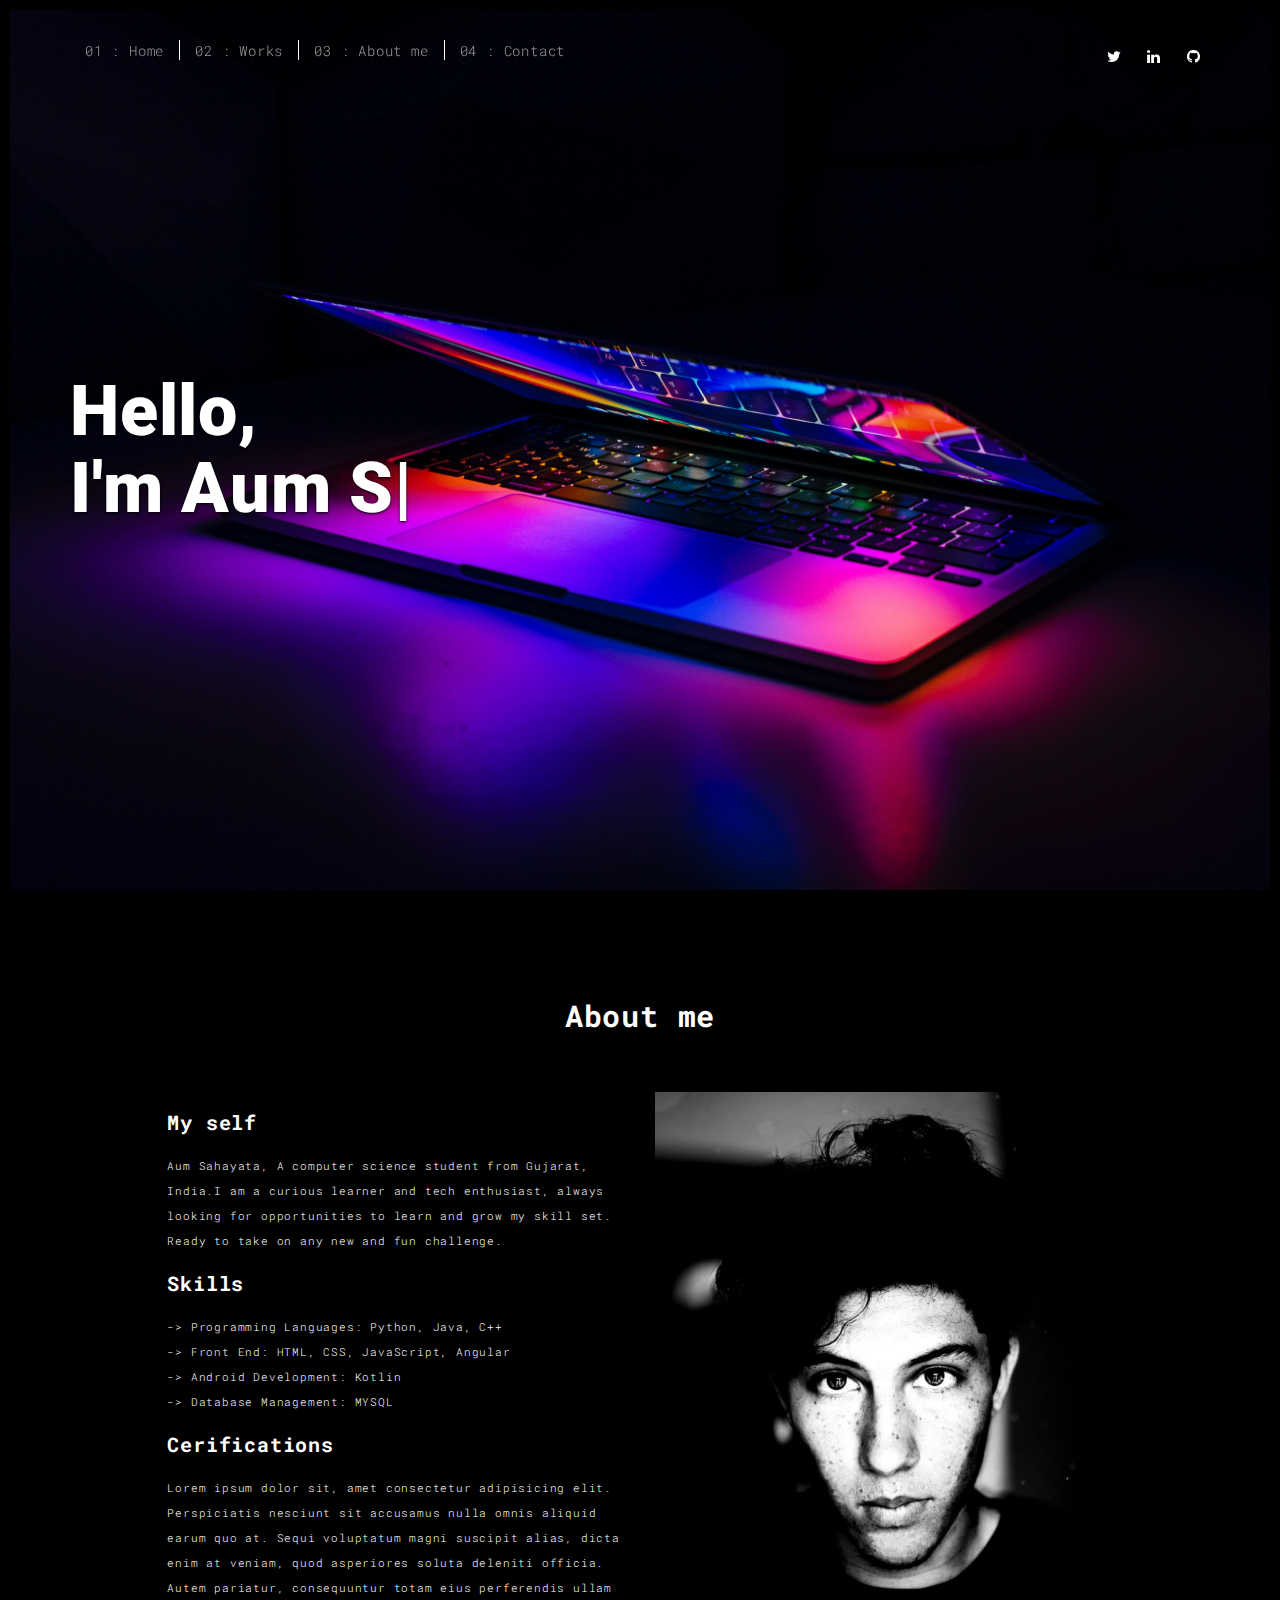
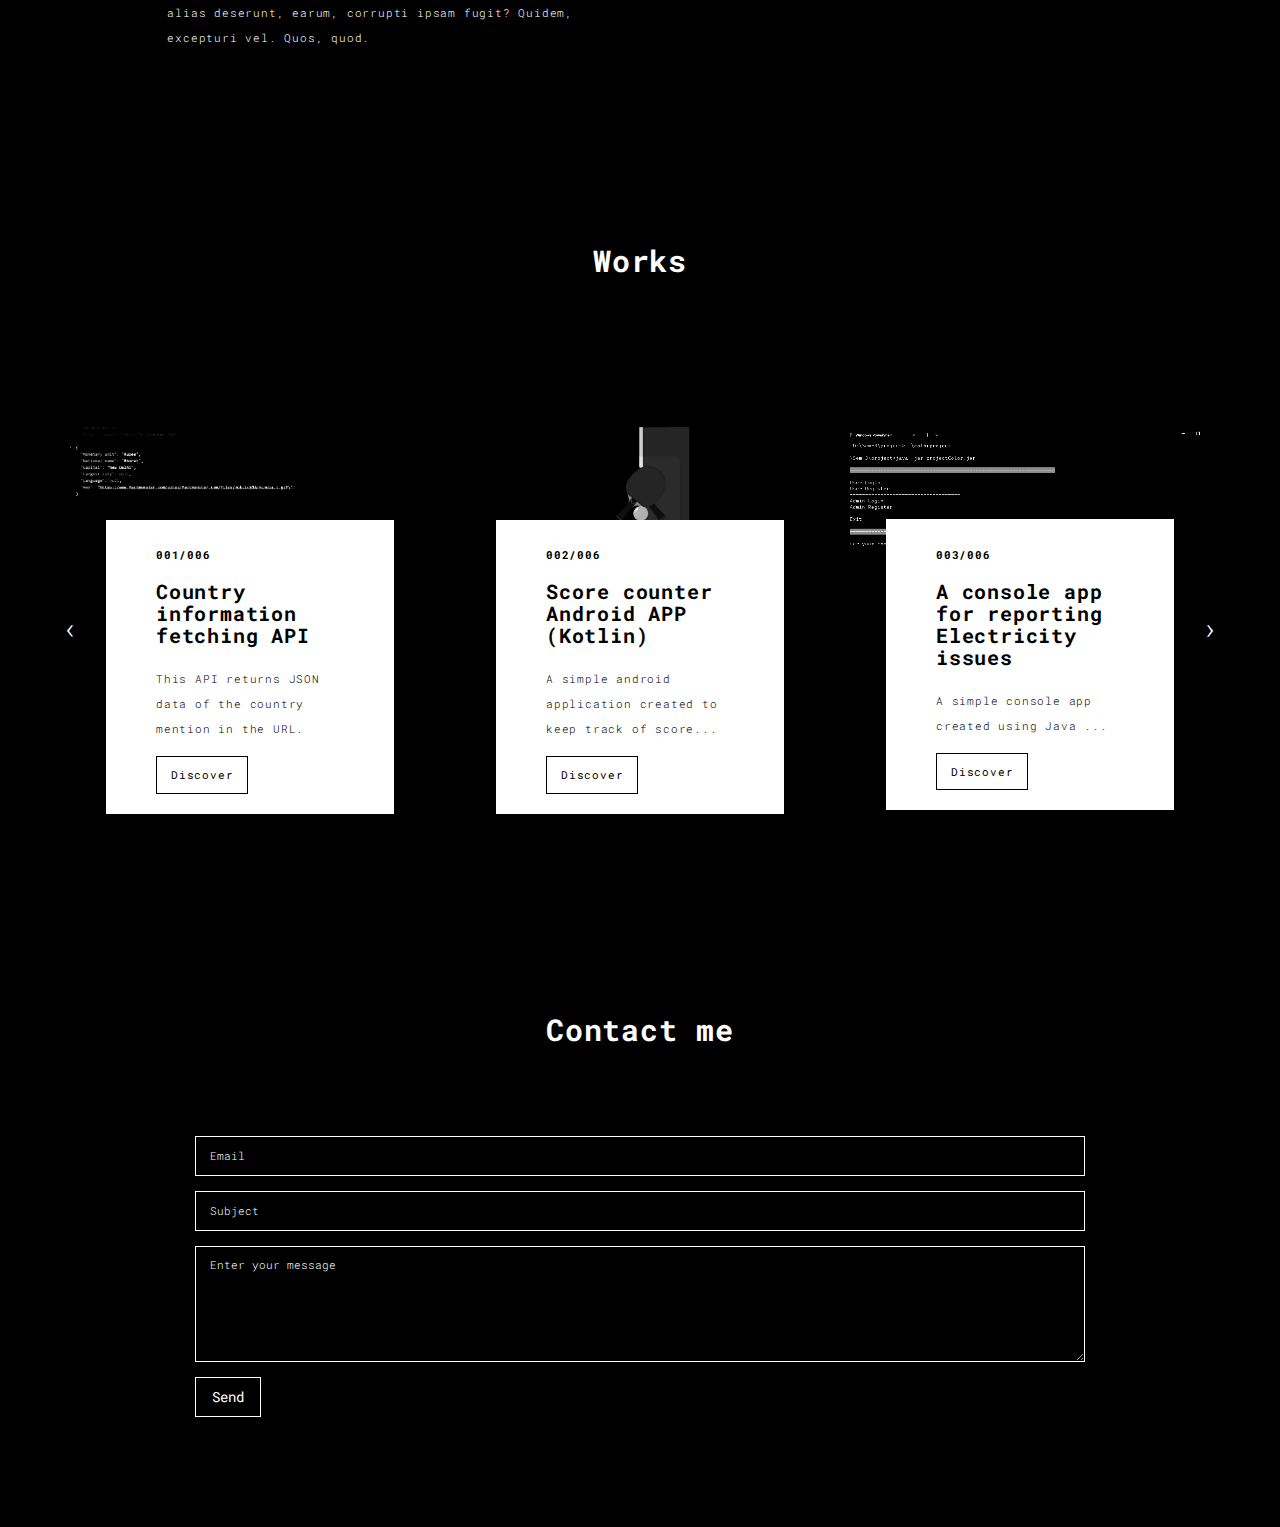
<file: index.html>
<!DOCTYPE html>
<html lang="en">
<head>
  <meta charset="UTF-8">
  <meta content="IE=edge" http-equiv="X-UA-Compatible">
  <meta content="width=device-width,initial-scale=1" name="viewport">
  <meta content="description" name="description">
  <meta name="google" content="notranslate" />
  <meta content="Mashup templates have been developped by Orson.io team" name="author">

  <!-- Disable tap highlight on IE -->
  <meta name="msapplication-tap-highlight" content="no">
  
  <link rel="apple-touch-icon" sizes="180x180" href="assets/apple-icon-180x180.png">
  <link href="assets/favicon.ico" rel="icon">

  <title>Aum Sahayata</title>  

<link href="style.css" rel="stylesheet"></head>

<body class="minimal" style="background-color: black;">
<div id="site-border-left"></div>
<div id="site-border-right"></div>
<div id="site-border-top"></div>
<div id="site-border-bottom"></div>
<!-- Add your content of header -->
<header>
  <nav class="navbar  navbar-fixed-top navbar-inverse">
    <div class="container">
        <button type="button" class="navbar-toggle collapsed" data-toggle="collapse" data-target="#navbar-collapse" aria-expanded="false">
          <span class="sr-only">Toggle navigation</span>
          <span class="icon-bar"></span>
          <span class="icon-bar"></span>
          <span class="icon-bar"></span>
        </button>

      <div class="collapse navbar-collapse" id="navbar-collapse">
        <ul class="nav navbar-nav ">
          <li><a href="#Home" title="">01 : Home</a></li>
          <li><a href="#Works" title="">02 : Works</a></li>
          <li><a href="#About" title="">03 : About me</a></li>
          <li><a href="#Contact" title="">04 : Contact</a></li>
        </ul>
        <ul style="display: flex; justify-content: end;">
          <li><section><a href="https://twitter.com/AumSahayata" target="_blank" title="" class="fa-icon">
            <i class="fa fa-twitter icon-cog"></i>
          </a>
          <a href="https://www.linkedin.com/in/aum-sahayata/" target="_blank" title="" class="fa-icon">
            <i class="fa fa-linkedin icon-cog"></i>
          </a>
          <a href="http://www.github.com/Aum-Sahayata" target="_blank" title="" class="fa-icon">
            <i class="fa fa-github icon-cog"></i>
          </a></section></li>
        </ul>
          

      </div> 
    </div>
  </nav>
</header>
<!-- Add your site or app content here -->
  <div class="hero-full-container background-image-container white-text-container" style="background-image: url('assets/images/homePageBg.jpg')">
    <div class="container" id="Home">
      <div class="row">
        <div class="col-xs-12">
          <div class="hero-full-wrapper">
            <div class="text-content">
              <h1>Hello,<br>
                <span>I'm</span>
                <span id="typed-strings">
                  <span>Aum Sahayata</span>
                  <span>Android Developer</span>
                  <span>Python Developer</span>
                </span>
                <span id="typed"></span>
              </h1>
            </div>
          </div>
        </div>
      </div>
    </div>
  </div>

  <div class="section-container" style="background-color: black;" id="About">
    <div class="container">
      <div class="row">
        <div class="col-xs-12">
          <div class="section-container-spacer text-center">
            <h1 class="h2" style="color: white;">About me</h1>
          </div>
          
          <div class="row">
            <div class="col-md-10 col-md-offset-1">
              <div class="row">
                <div class="col-xs-12 col-md-6" style="color: white;">
                  <h3 style="color: white;">My self</h3>
                  <p>Aum Sahayata, A computer science student from Gujarat, India.I am a curious learner and tech enthusiast, always looking for opportunities to learn and grow my skill set.
                    Ready to take on any new and fun challenge.</p>
                  <h3 style="color: white;">Skills</h3>
                  <p>-> Programming Languages: Python, Java, C++ <br>
                    -> Front End: HTML, CSS, JavaScript, Angular <br>
                    -> Android Development: Kotlin <br>
                    -> Database Management: MYSQL</p>
                  <h3 style="color: white;">Cerifications</h3>
                  <p>
                  Lorem ipsum dolor sit, amet consectetur adipisicing elit. Perspiciatis nesciunt sit accusamus nulla omnis aliquid earum quo at. Sequi voluptatum magni suscipit alias, dicta enim at veniam, quod asperiores soluta deleniti officia. Autem pariatur, consequuntur totam eius perferendis ullam alias deserunt, earum, corrupti ipsam fugit? Quidem, excepturi vel. Quos, quod.</p>
                </div>
                <div class="col-xs-12 col-md-6">
                  <img src="assets/images/profil.jpg" class="img-responsive" alt="">
                </div>
              </div>
            </div>
          </div>
        </div>
      </div>
    </div>
  </div>

  <div class="section-container" id="Works">
    <div class="container">
      <div class="row">
        
        <div class="col-sm-8 col-sm-offset-2 section-container-spacer">
          <div class="text-center">
            <h1 class="h2" style="color: white;">Works</h1>
            <p>Nulla facilisi. Vivamus vestibulum, elit in scelerisque ultricies, nisl nunc pulvinar ligula, id sodales arcu sapien in nisi. Quisque libero enim, mattis non augue posuere, venenatis dapibus urna.</p>
          </div>
        </div>
  
        <div class="col-md-12">
       
        <div id="myCarousel" class="carousel slide projects-carousel">
          <!-- Carousel items -->
          <div class="carousel-inner">
              <div class="item active">
                  <div class="row">
                      <div class="col-sm-4">
  
                        <a href="./work.html" title="" class="black-image-project-hover">
                          <img src="assets/images/CIF_API.jpg" alt="" class="img-responsive">
                        </a>
                        <div class="card-container card-container-lg">
                          <h4>001/006</h4>
                          <h3>Country information fetching API</h3>
                          <p>This API returns JSON data of the country mention in the URL.</p>
                          <a href="./work.html" title="" class="btn btn-default">Discover</a>
                        </div>
                      </div>
                      <div class="col-sm-4">
                        <a href="./work.html" title="" class="black-image-project-hover">
                          <img src="assets\images\tt-app1.jpg" alt="" class="img-responsive">
                        </a>
                        <div class="card-container card-container-lg">
                          <h4>002/006</h4>
                          <h3>Score counter Android APP (Kotlin)</h3>
                          <p>A simple android application created to keep track of score...</p>
                          <a href="./work.html" title="" class="btn btn-default">Discover</a>
                        </div>
                      </div>
                      <div class="col-sm-4">
                        <a href="./work.html" title="" class="black-image-project-hover">
                          <img src="assets/images/java_report.jpg" alt="" class="img-responsive">
                        </a>
                        <div class="card-container card-container-lg">
                          <h4>003/006</h4>
                          <h3>A console app for reporting Electricity issues</h3>
                          <p>A simple console app created using Java ... </p>
                          <a href="./work.html" title="" class="btn btn-default">Discover</a>
                        </div>
                      </div>
                      
                  </div>
                  <!--/row-->
              </div>
              <!--/item-->
              <!-- <div class="item">
                  <div class="row">
                    <div class="col-sm-4">
                      <a href="./work.html" class="black-image-project-hover">
                        <img src="assets/images/work02-hover.jpg" alt="Image" class="img-responsive">
                      </a>
                      <div class="card-container">
                        <h4>004/006</h4>
                        <h3>Nulla scelerisque</h3>
                        <p>Proin pharetra metus id iaculis dignissim. In aliquet lorem ut ex ullamcorper.</p>
                        <a href="./work.html" class="btn btn-default">Discover</a>
                      </div>
                    </div>
                     <div class="col-sm-4">
                        <a href="./work.html" class="black-image-project-hover">
                          <img src="assets/images/work01-hover.jpg" alt="Image" class="img-responsive">
                        </a>
                        <div class="card-container">
                          <h4>005/006</h4>
                          <h3>Fringilla sit amet</h3>
                          <p>Nulla facilisi. Vivamus vestibulum, elit in scelerisque ultricies.</p>
                          <a href="./work.html" class="btn btn-default">Discover</a>
                        </div>
                      </div>
                      
                      <div class="col-sm-4">
                        <a href="./work.html" class="black-image-project-hover">
                          <img src="assets/images/work03-hover.jpg" alt="Image" class="img-responsive">
                        </a>
                        <div class="card-container">
                          <h4>006/006</h4>
                          <h3>Vivamus vestibulum</h3>
                          <p>Fusce sed hendrerit augue, a rhoncus velit. In non lorem mattis, tempor sem sit amet.</p>
                          <a href="./work.html" class="btn btn-default">Discover</a>
                        </div>
                      </div>
                      
                  </div>
              </div> -->
              
              <!--/item-->
          </div>
          <!--/carousel-inner--> 
          <a class="left carousel-control" href="#myCarousel" data-slide="prev">‹</a>
  
          <a class="right carousel-control" href="#myCarousel" data-slide="next">›</a>
       </div>
  
  
  
      <!--/myCarousel-->
      </div>
  
  
  
      </div>
    </div>
  </div>

  <div class="section-container" id="Contact">
    <div class="container">
      <div class="row">
        <div class="col-xs-12">
          <div class="section-container-spacer text-center">
            <h1 class="h2" style="color: white;">Contact me</h1>
          </div>
          
          <div>
            <div class="col-md-10 col-md-offset-1" style="background-color: black; padding: 30px;">
               <form action="submit_form" method="post" class="reveal-content">
                  <div class="row">
                    <div class="col-md-7">
                      <div class="form-group">
                        <input name="email" type="email" class="form-control" id="email" placeholder="Email" style="border: 1px solid white; background-color: black; color: white;">
                      </div>
                      <div class="form-group">
                        <input name="subject" type="text" class="form-control" id="subject" placeholder="Subject" style="border: 1px solid white; background-color: black; color: white;">
                      </div>
                      <div class="form-group">
                        <textarea name="message" class="form-control" rows="5" placeholder="Enter your message" style="border: 1px solid white; background-color: black; color: white;"></textarea>
                      </div>
                      <button type="submit" class="btn btn-default btn-lg" style="border: 1px solid white; background-color: black; color: white;">Send</button>
                    </div>
                    <!-- <div class="col-md-5 address-container">
                      <h3>Follow me on <br>social networks</h3>
                      <a href="http://www.twitter.com" title="" class="fa-icon">
                        <i class="fa fa-twitter"></i>
                      </a>
                      <a href="http://www.linkedin.com" title="" class="fa-icon">
                        <i class="fa fa-linkedin"></i>
                      </a>
                      <a href="http://www.linkedin.com" title="" class="fa-icon">
                        <i class="fa fa-github"></i>
                      </a>

                    </div> -->
                  </div>
                </form>
            </div>

          </div>
         
       </div>
      </div>
    </div>
  </div>



<script>
  document.addEventListener("DOMContentLoaded", function (event) {
     type();
     movingBackgroundImage();
  });
</script>


<script type="text/javascript" src="script.js"></script></body>

</html>
</file>
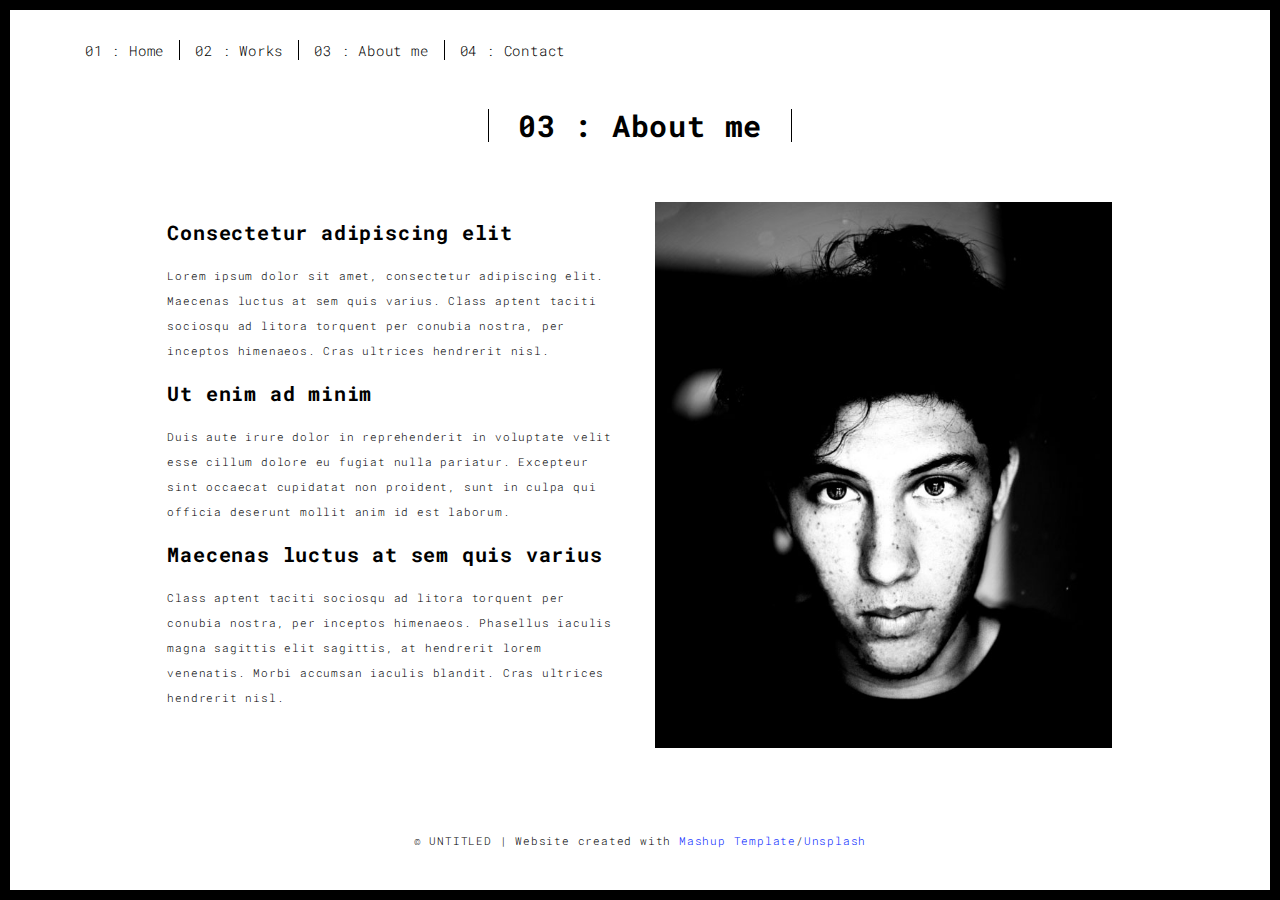
<file: about.html>
<!DOCTYPE html>
<html lang="en">

<head>
  <meta charset="UTF-8">
  <meta content="IE=edge" http-equiv="X-UA-Compatible">
  <meta content="width=device-width,initial-scale=1" name="viewport">
  <meta content="description" name="description">
  <meta name="google" content="notranslate" />
  <meta content="Mashup templates have been developped by Orson.io team" name="author">

  <!-- Disable tap highlight on IE  -->
  <meta name="msapplication-tap-highlight" content="no">
  
  <link rel="apple-touch-icon" sizes="180x180" href="assets/apple-icon-180x180.png">
  <link href="assets/favicon.ico" rel="icon">

  <title>Title page</title>  

<link href="style.css" rel="stylesheet"></head>

<body class="">
<div id="site-border-left"></div>
<div id="site-border-right"></div>
<div id="site-border-top"></div>
<div id="site-border-bottom"></div>
 <!-- Add your content of header -->
<header>
  <nav class="navbar  navbar-fixed-top navbar-default">
    <div class="container">
        <button type="button" class="navbar-toggle collapsed" data-toggle="collapse" data-target="#navbar-collapse" aria-expanded="false">
          <span class="sr-only">Toggle navigation</span>
          <span class="icon-bar"></span>
          <span class="icon-bar"></span>
          <span class="icon-bar"></span>
        </button>

      <div class="collapse navbar-collapse" id="navbar-collapse">
        <ul class="nav navbar-nav ">
          <li><a href="./index.html" title="">01 : Home</a></li>
          <li><a href="./works.html" title="">02 : Works</a></li>
          <li><a href="./index.html#About" title="">03 : About me</a></li>
          <li><a href="./contact.html" title="">04 : Contact</a></li>
        </ul>


      </div> 
    </div>
  </nav>
</header>

<div class="section-container">
    <div class="container">
      <div class="row">
        <div class="col-xs-12">
          <div class="section-container-spacer text-center">
            <h1 class="h2">03 : About me</h1>
          </div>
          
          <div class="row">
            <div class="col-md-10 col-md-offset-1">
              <div class="row">
                <div class="col-xs-12 col-md-6">
                  <h3>Consectetur adipiscing elit</h3>
                  <p>Lorem ipsum dolor sit amet, consectetur adipiscing elit. Maecenas luctus at sem quis varius. 
                  Class aptent taciti sociosqu ad litora torquent per conubia nostra, per inceptos himenaeos. Cras ultrices hendrerit nisl.</p>
                  <h3>Ut enim ad minim  </h3>
                  <p>Duis aute irure dolor in reprehenderit in voluptate velit esse
                  cillum dolore eu fugiat nulla pariatur. Excepteur sint occaecat cupidatat non
                  proident, sunt in culpa qui officia deserunt mollit anim id est laborum. 
                  <h3>Maecenas luctus at sem quis varius</h3>
                  <p>
                  Class aptent taciti sociosqu ad litora torquent per conubia nostra, per inceptos himenaeos. Phasellus iaculis magna sagittis elit sagittis, at hendrerit lorem venenatis. Morbi accumsan iaculis blandit. Cras ultrices hendrerit nisl.</p>
                </div>
                <div class="col-xs-12 col-md-6">
                  <img src="assets/images/profil.jpg" class="img-responsive" alt="">
                </div>
              </div>
            </div>
          </div>
          
          
       </div>
      </div>
    </div>
  </div>


<footer class="footer-container text-center">
  <div class="container">
    <div class="row">
      <div class="col-xs-12">
        <p>© UNTITLED | Website created with <a href="http://www.mashup-template.com/" title="Create website with free html template">Mashup Template</a>/<a href="https://www.unsplash.com/" title="Beautiful Free Images">Unsplash</a></p>
      </div>
    </div>
  </div>
</footer>

<script>
  document.addEventListener("DOMContentLoaded", function (event) {
     navActivePage();
  });
</script>

<!-- Google Analytics: change UA-XXXXX-X to be your site's ID 

<script>
  (function (i, s, o, g, r, a, m) {
    i['GoogleAnalyticsObject'] = r; i[r] = i[r] || function () {
      (i[r].q = i[r].q || []).push(arguments)
    }, i[r].l = 1 * new Date(); a = s.createElement(o),
      m = s.getElementsByTagName(o)[0]; a.async = 1; a.src = g; m.parentNode.insertBefore(a, m)
  })(window, document, 'script', '//www.google-analytics.com/analytics.js', 'ga');
  ga('create', 'UA-XXXXX-X', 'auto');
  ga('send', 'pageview');
</script>

--> <script type="text/javascript" src="script.js"></script></body>

</html>
</file>
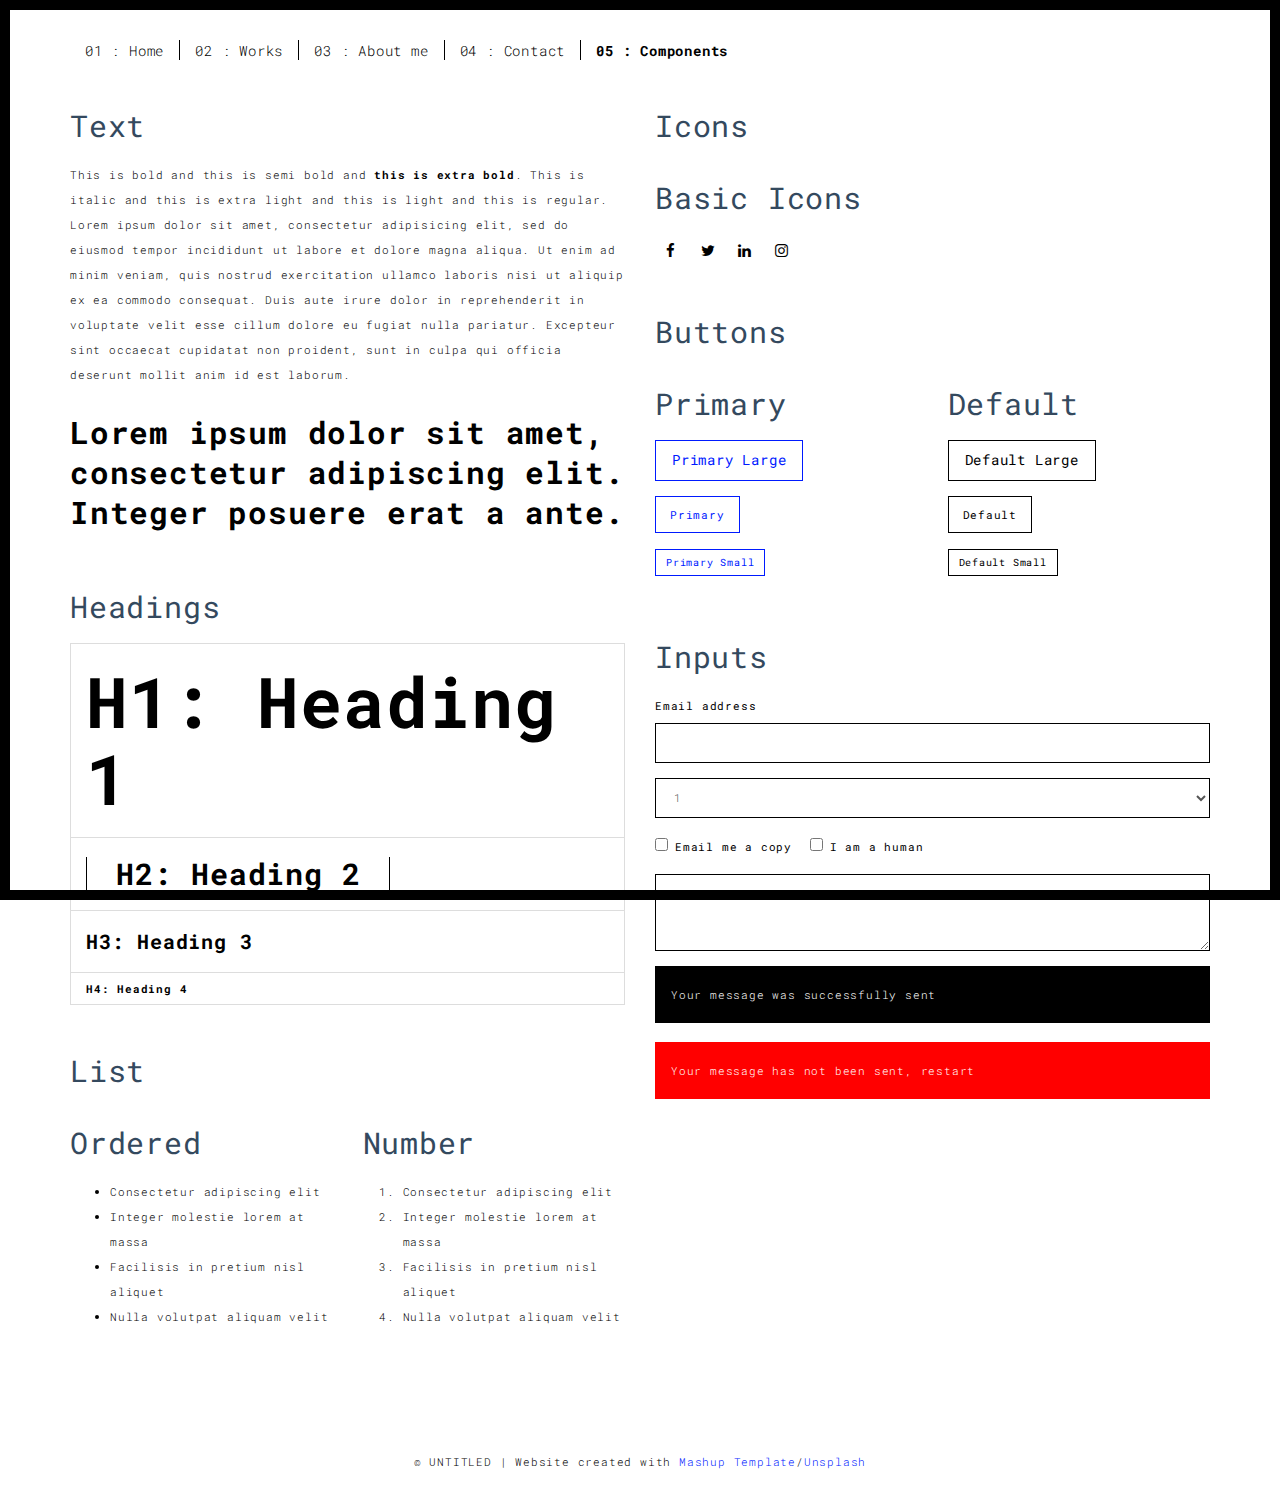
<file: components.html>
<!DOCTYPE html>
<html lang="en">

<head>
  <meta charset="UTF-8">
  <meta content="IE=edge" http-equiv="X-UA-Compatible">
  <meta content="width=device-width,initial-scale=1" name="viewport">
  <meta content="description" name="description">
  <meta name="google" content="notranslate" />
  <meta content="Mashup templates have been developped by Orson.io team" name="author">

  <!-- Disable tap highlight on IE -->
  <meta name="msapplication-tap-highlight" content="no">
  
  <link rel="apple-touch-icon" sizes="180x180" href="./assets/apple-icon-180x180.png">
  <link href="./assets/favicon.ico" rel="icon">

  <title>Title page</title>  

<link href="./style.css" rel="stylesheet"></head>

<body class="">
<div id="site-border-left"></div>
<div id="site-border-right"></div>
<div id="site-border-top"></div>
<div id="site-border-bottom"></div>
 <!-- Add your content of header -->
<header>
  <nav class="navbar  navbar-fixed-top navbar-default">
    <div class="container">
        <button type="button" class="navbar-toggle collapsed" data-toggle="collapse" data-target="#navbar-collapse" aria-expanded="false">
          <span class="sr-only">Toggle navigation</span>
          <span class="icon-bar"></span>
          <span class="icon-bar"></span>
          <span class="icon-bar"></span>
        </button>

      <div class="collapse navbar-collapse" id="navbar-collapse">
        <ul class="nav navbar-nav ">
          <li><a href="./index.html" title="">01 : Home</a></li>
          <li><a href="./works.html" title="">02 : Works</a></li>
          <li><a href="./about.html" title="">03 : About me</a></li>
          <li><a href="./contact.html" title="">04 : Contact</a></li>
          <li><a href="./components.html" title="">05 : Components</a></li>
        </ul>


      </div> 
    </div>
  </nav>
</header>

<div class="section-container">
  
<!-- Add your site or app content here -->
  <div class="container">
    <div class="row">
      <div class="col-xs-12 col-md-6">

        <div class="template-example">
          <h2 class="template-title-example">Text</h2>
          <p>This is bold and this is semi bold and <b>this is extra bold</b>. This is italic and this is extra light and this is light
          and this is regular. Lorem ipsum dolor sit amet, consectetur adipisicing elit, sed do eiusmod
          tempor incididunt ut labore et dolore magna aliqua. Ut enim ad minim veniam,
          quis nostrud exercitation ullamco laboris nisi ut aliquip ex ea commodo
          consequat. Duis aute irure dolor in reprehenderit in voluptate velit esse
          cillum dolore eu fugiat nulla pariatur. Excepteur sint occaecat cupidatat non
          proident, sunt in culpa qui officia deserunt mollit anim id est laborum.

          <blockquote>
            <p>Lorem ipsum dolor sit amet, consectetur adipiscing elit. Integer posuere erat a ante.</p>
          </blockquote>
          
          </p>
        </div>

        <div class="template-example">
          <h2 class="template-title-example">Headings</h2>
          
          <table class="table table-bordered">
            <tr><td><h1>H1: Heading 1</h1></td></tr>
            <tr><td><h2>H2: Heading 2</h2></td></tr>
            <tr><td><h3>H3: Heading 3</h3></td></tr>
            <tr><td><h4>H4: Heading 4</h4></td></tr>
          </table>
          
        </div>

        
        <div class="template-example">
          <h2 class="template-title-example">List</h2>
          <div class="row">
            <div class="col-md-6">
              <h3 class="template-title-example">Ordered</h3>
              <ul>
                <li>Consectetur adipiscing elit</li>
                <li>Integer molestie lorem at massa</li>
                <li>Facilisis in pretium nisl aliquet</li>
                <li>Nulla volutpat aliquam velit</li>
              </ul>
            </div>
            <div class="col-md-6">
              <h3 class="template-title-example">Number</h3>
              <ol>
                <li>Consectetur adipiscing elit</li>
                <li>Integer molestie lorem at massa</li>
                <li>Facilisis in pretium nisl aliquet</li>
                <li>Nulla volutpat aliquam velit</li>
              </ol>
            </div>
          </div>
        </div>
        
      </div>

      <div class="col-xs-12 col-md-6">
        <div class="template-example">
          <h2 class="template-title-example">Icons</h2>
          
          <div class="row">
            
            <div class="col-md-6">
               <h3 class="template-title-example">Basic Icons</h2>
                <ul class="list-icons">
                  <li>
                    <span class="fa-icon">
                      <i class="fa fa-facebook"></i>
                    </span>
                  </li>
                  <li>
                    <span class="fa-icon">
                      <i class="fa fa-twitter"></i>
                    </span>
                  </li>
                  <li>
                    <span class="fa-icon">
                      <i class="fa fa-linkedin"></i>
                    </span>
                  </li>
                  <li>
                    <span class="fa-icon">
                      <i class="fa fa-instagram"></i>
                    </span>
                  </li>
                </ul>
            </div>

          </div>


          


        </div>

        <div class="template-example">
          <h2 class="template-title-example">Buttons</h2>
          <div class="row">
            <div class="col-md-6">
              <h3 class="template-title-example">Primary</h2>
              <div class="row">
                  <div class="col-md-6">
                  <p><a href="" class="btn btn-primary btn-lg">Primary Large</a></p>
                  <p><a href="" class="btn btn-primary">Primary </a></p>
                  <p><a href="" class="btn btn-primary btn-sm">Primary Small</a></p>
                </div>
              </div>

              
            </div>

            <div class="col-md-6">
              <h3 class="template-title-example">Default</h2>
              <div class="row">
                  <div class="col-md-6">
                  <p><a href="" class="btn btn-default btn-lg">Default Large</a></p>
                  <p><a href="" class="btn btn-default">Default </a></p>
                  <p><a href="" class="btn btn-default btn-sm">Default Small</a></p>
                </div>
              </div>

            </div>
          </div>
        </div>
        
        <div class="template-example">
          <h2 class="template-title-example">Inputs</h2>

            <div class="form-group">
              <label for="exampleInputEmail1">Email address</label>
              <input type="email" class="form-control" id="exampleInputEmail1" placeholder="Email">
            </div>

            <div class="form-group">
              <select class="form-control">
                <option>1</option>
                <option>2</option>
                <option>3</option>
                <option>4</option>
                <option>5</option>
              </select>
            </div>

            <div class="form-group">
              <label class="checkbox-inline">
                <input 
                type="checkbox" id="inlineCheckbox1" value="option1"> Email me a copy
              </label>
              <label class="checkbox-inline">
                <input type="checkbox" id="inlineCheckbox2" value="option2"> I am a human
              </label>
            </div>

            <div class="form-group">
              <textarea class="form-control" rows="3" placeholder="Enter your message"></textarea>
            </div>
            
            <div class="alert alert-success" role="alert">Your message was successfully sent</div>
            <div class="alert alert-danger" role="alert">Your message has not been sent, restart</div>
        </div>




      </div>
    </div>
  </div>
</div>

<footer class="footer-container text-center">
  <div class="container">
    <div class="row">
      <div class="col-xs-12">
        <p>© UNTITLED | Website created with <a href="http://www.mashup-template.com/" title="Create website with free html template">Mashup Template</a>/<a href="https://www.unsplash.com/" title="Beautiful Free Images">Unsplash</a></p>
      </div>
    </div>
  </div>
</footer>

<script>
  document.addEventListener("DOMContentLoaded", function (event) {
     navActivePage();
  });
</script>

<!-- Google Analytics: change UA-XXXXX-X to be your site's ID 

<script>
  (function (i, s, o, g, r, a, m) {
    i['GoogleAnalyticsObject'] = r; i[r] = i[r] || function () {
      (i[r].q = i[r].q || []).push(arguments)
    }, i[r].l = 1 * new Date(); a = s.createElement(o),
      m = s.getElementsByTagName(o)[0]; a.async = 1; a.src = g; m.parentNode.insertBefore(a, m)
  })(window, document, 'script', '//www.google-analytics.com/analytics.js', 'ga');
  ga('create', 'UA-XXXXX-X', 'auto');
  ga('send', 'pageview');
</script>

--> <script type="text/javascript" src="./script.js"></script></body>

</html>
</file>
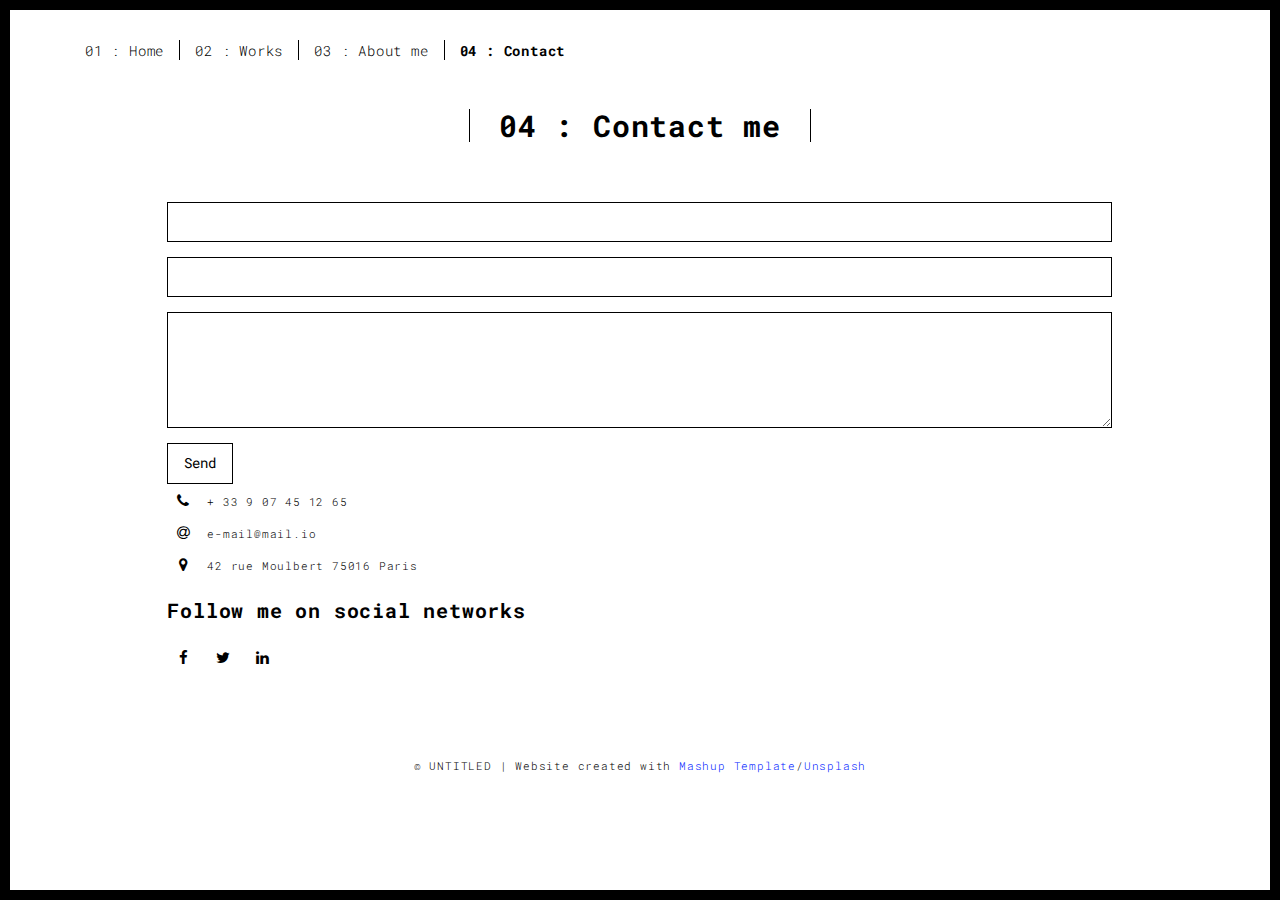
<file: contact.html>
<!DOCTYPE html>
<html lang="en">

<head>
  <meta charset="UTF-8">
  <meta content="IE=edge" http-equiv="X-UA-Compatible">
  <meta content="width=device-width,initial-scale=1" name="viewport">
  <meta content="description" name="description">
  <meta name="google" content="notranslate" />
  <meta content="Mashup templates have been developped by Orson.io team" name="author">

  <!-- Disable tap highlight on IE -->
  <meta name="msapplication-tap-highlight" content="no">
  
  <link rel="apple-touch-icon" sizes="180x180" href="assets/apple-icon-180x180.png">
  <link href="assets/favicon.ico" rel="icon">

  <title>Title page</title>  

<link href="style.css" rel="stylesheet"></head>

<body class="">
<div id="site-border-left"></div>
<div id="site-border-right"></div>
<div id="site-border-top"></div>
<div id="site-border-bottom"></div>
 <!-- Add your content of header -->
<header>
  <nav class="navbar  navbar-fixed-top navbar-default">
    <div class="container">
        <button type="button" class="navbar-toggle collapsed" data-toggle="collapse" data-target="#navbar-collapse" aria-expanded="false">
          <span class="sr-only">Toggle navigation</span>
          <span class="icon-bar"></span>
          <span class="icon-bar"></span>
          <span class="icon-bar"></span>
        </button>

      <div class="collapse navbar-collapse" id="navbar-collapse">
        <ul class="nav navbar-nav ">
          <li><a href="./index.html" title="">01 : Home</a></li>
          <li><a href="./works.html" title="">02 : Works</a></li>
          <li><a href="./about.html" title="">03 : About me</a></li>
          <li><a href="./contact.html" title="">04 : Contact</a></li>
        </ul>


      </div> 
    </div>
  </nav>
</header>

<div class="section-container">
    <div class="container">
      <div class="row">
        <div class="col-xs-12">
          <div class="section-container-spacer text-center">
            <h1 class="h2">04 : Contact me</h1>
          </div>
          
          <div class="row">
            <div class="col-md-10 col-md-offset-1">
               <form action="submit_form" method="post" class="reveal-content">
                  <div class="row">
                    <div class="col-md-7">
                      <div class="form-group">
                        <input name="email" type="email" class="form-control" id="email" placeholder="Email">
                      </div>
                      <div class="form-group">
                        <input name="subject" type="text" class="form-control" id="subject" placeholder="Subject">
                      </div>
                      <div class="form-group">
                        <textarea name="message" class="form-control" rows="5" placeholder="Enter your message"></textarea>
                      </div>
                      <button type="submit" class="btn btn-default btn-lg">Send</button>
                    </div>
                    <div class="col-md-5 address-container">
                      <ul class="list-unstyled">
                        <li>
                          <span class="fa-icon">
                            <i class="fa fa-phone" aria-hidden="true"></i>
                          </span>
                          + 33 9 07 45 12 65
                        </li>
                        <li>
                          <span class="fa-icon">
                            <i class="fa fa-at" aria-hidden="true"></i>
                          </span>
                          e-mail@mail.io
                        </li>
                        <li>
                          <span class="fa-icon">
                            <i class="fa fa fa-map-marker" aria-hidden="true"></i>
                          </span>
                          42 rue Moulbert 75016 Paris
                        </li>
                      </ul>
                      <h3>Follow me on social networks</h3>
                      <a href="http://www.facebook.com" title="" class="fa-icon">
                        <i class="fa fa-facebook"></i>
                      </a>
                      <a href="http://www.twitter.com" title="" class="fa-icon">
                        <i class="fa fa-twitter"></i>
                      </a>
                      <a href="http://www.linkedin.com" title="" class="fa-icon">
                        <i class="fa fa-linkedin"></i>
                      </a>

                    </div>
                  </div>
                </form>
            </div>

          </div>
         
       </div>
      </div>
    </div>
  </div>


<footer class="footer-container text-center">
  <div class="container">
    <div class="row">
      <div class="col-xs-12">
        <p>© UNTITLED | Website created with <a href="http://www.mashup-template.com/" title="Create website with free html template">Mashup Template</a>/<a href="https://www.unsplash.com/" title="Beautiful Free Images">Unsplash</a></p>
      </div>
    </div>
  </div>
</footer>

<script>
  document.addEventListener("DOMContentLoaded", function (event) {
     navActivePage();
  });
</script>

<!-- Google Analytics: change UA-XXXXX-X to be your site's ID 

<script>
  (function (i, s, o, g, r, a, m) {
    i['GoogleAnalyticsObject'] = r; i[r] = i[r] || function () {
      (i[r].q = i[r].q || []).push(arguments)
    }, i[r].l = 1 * new Date(); a = s.createElement(o),
      m = s.getElementsByTagName(o)[0]; a.async = 1; a.src = g; m.parentNode.insertBefore(a, m)
  })(window, document, 'script', '//www.google-analytics.com/analytics.js', 'ga');
  ga('create', 'UA-XXXXX-X', 'auto');
  ga('send', 'pageview');
</script>

--> <script type="text/javascript" src="script.js"></script></body>

</html>
</file>
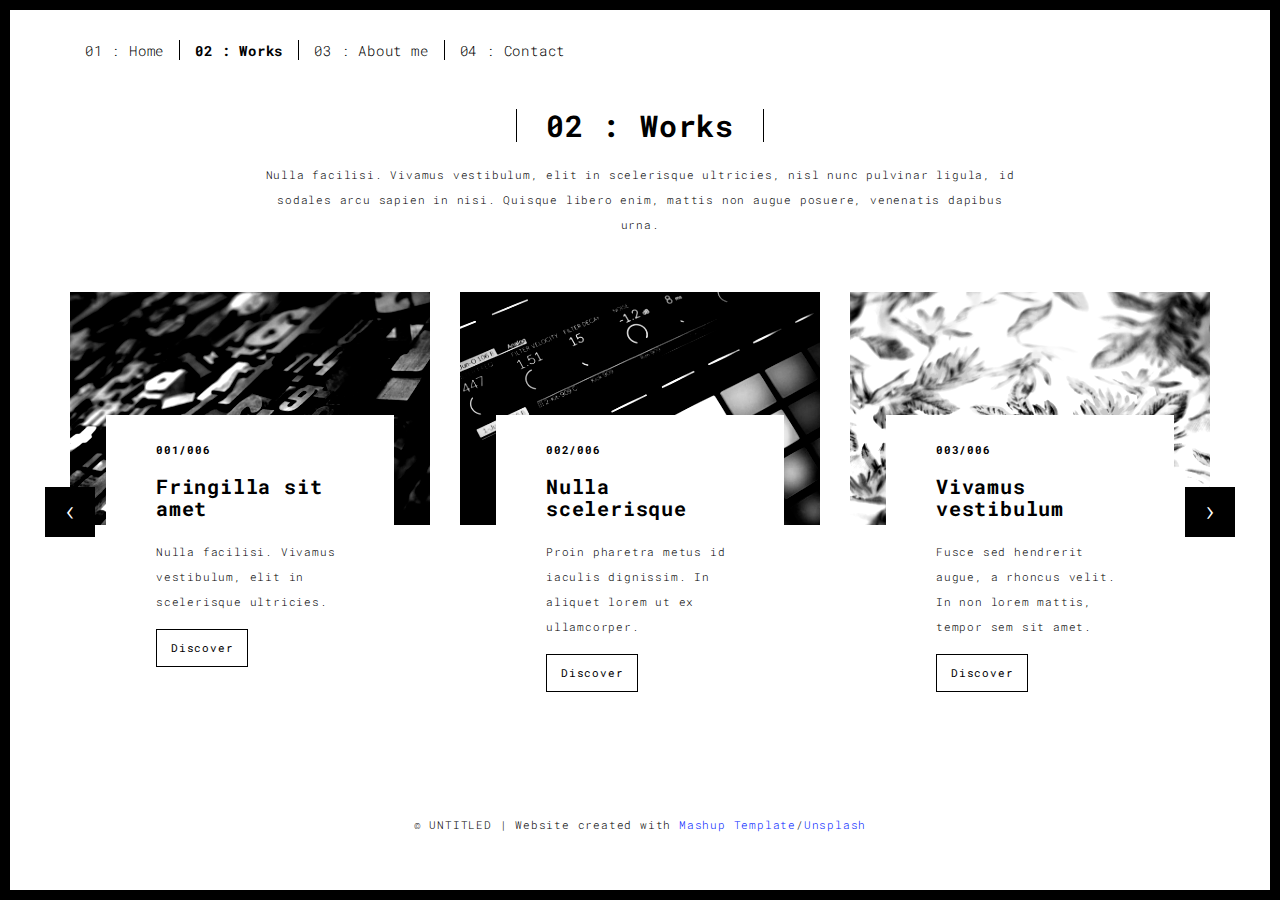
<file: works.html>
<!DOCTYPE html>
<html lang="en">

<head>
  <meta charset="UTF-8">
  <meta content="IE=edge" http-equiv="X-UA-Compatible">
  <meta content="width=device-width,initial-scale=1" name="viewport">
  <meta content="description" name="description">
  <meta name="google" content="notranslate" />
  <meta content="Mashup templates have been developped by Orson.io team" name="author">

  <!-- Disable tap highlight on IE -->
  <meta name="msapplication-tap-highlight" content="no">
  
  <link rel="apple-touch-icon" sizes="180x180" href="assets/apple-icon-180x180.png">
  <link href="assets/favicon.ico" rel="icon">

  <title>Title page</title>  

<link href="style.css" rel="stylesheet"></head>

<body class="">
<div id="site-border-left"></div>
<div id="site-border-right"></div>
<div id="site-border-top"></div>
<div id="site-border-bottom"></div>
 <!-- Add your content of header -->
<header>
  <nav class="navbar  navbar-fixed-top navbar-default">
    <div class="container">
        <button type="button" class="navbar-toggle collapsed" data-toggle="collapse" data-target="#navbar-collapse" aria-expanded="false">
          <span class="sr-only">Toggle navigation</span>
          <span class="icon-bar"></span>
          <span class="icon-bar"></span>
          <span class="icon-bar"></span>
        </button>

      <div class="collapse navbar-collapse" id="navbar-collapse">
        <ul class="nav navbar-nav ">
          <li><a href="./index.html" title="">01 : Home</a></li>
          <li><a href="./works.html" title="">02 : Works</a></li>
          <li><a href="./index.html#About" title="">03 : About me</a></li>
          <li><a href="./index.html#Contact" title="">04 : Contact</a></li>
        </ul>


      </div> 
    </div>
  </nav>
</header>

<div class="section-container">
  <div class="container">
    <div class="row">
      
      <div class="col-sm-8 col-sm-offset-2 section-container-spacer">
        <div class="text-center">
          <h1 class="h2">02 : Works</h1>
          <p>Nulla facilisi. Vivamus vestibulum, elit in scelerisque ultricies, nisl nunc pulvinar ligula, id sodales arcu sapien in nisi. Quisque libero enim, mattis non augue posuere, venenatis dapibus urna.</p>
        </div>
      </div>

      <div class="col-md-12">
     
      <div id="myCarousel" class="carousel slide projects-carousel">
        <!-- Carousel items -->
        <div class="carousel-inner">
            <div class="item active">
                <div class="row">
                    <div class="col-sm-4">

                      <a href="./work.html" title="" class="black-image-project-hover">
                        <img src="assets/images/work01-hover.jpg" alt="" class="img-responsive">
                      </a>
                      <div class="card-container card-container-lg">
                        <h4>001/006</h4>
                        <h3>Fringilla sit amet</h3>
                        <p>Nulla facilisi. Vivamus vestibulum, elit in scelerisque ultricies.</p>
                        <a href="./work.html" title="" class="btn btn-default">Discover</a>
                      </div>
                    </div>
                    <div class="col-sm-4">
                      <a href="./work.html" title="" class="black-image-project-hover">
                        <img src="assets/images/work02-hover.jpg" alt="" class="img-responsive">
                      </a>
                      <div class="card-container card-container-lg">
                        <h4>002/006</h4>
                        <h3>Nulla scelerisque</h3>
                        <p>Proin pharetra metus id iaculis dignissim. In aliquet lorem ut ex ullamcorper.</p>
                        <a href="./work.html" title="" class="btn btn-default">Discover</a>
                      </div>
                    </div>
                    <div class="col-sm-4">
                      <a href="./work.html" title="" class="black-image-project-hover">
                        <img src="assets/images/work03-hover.jpg" alt="" class="img-responsive">
                      </a>
                      <div class="card-container card-container-lg">
                        <h4>003/006</h4>
                        <h3>Vivamus vestibulum</h3>
                        <p>Fusce sed hendrerit augue, a rhoncus velit. In non lorem mattis, tempor sem sit amet.</p>
                        <a href="./work.html" title="" class="btn btn-default">Discover</a>
                      </div>
                    </div>
                    
                </div>
                <!--/row-->
            </div>
            <!--/item-->
            <div class="item">
                <div class="row">
                  <div class="col-sm-4">
                    <a href="./work.html" class="black-image-project-hover">
                      <img src="assets/images/work02-hover.jpg" alt="Image" class="img-responsive">
                    </a>
                    <div class="card-container">
                      <h4>004/006</h4>
                      <h3>Nulla scelerisque</h3>
                      <p>Proin pharetra metus id iaculis dignissim. In aliquet lorem ut ex ullamcorper.</p>
                      <a href="./work.html" class="btn btn-default">Discover</a>
                    </div>
                  </div>
                   <div class="col-sm-4">
                      <a href="./work.html" class="black-image-project-hover">
                        <img src="assets/images/work01-hover.jpg" alt="Image" class="img-responsive">
                      </a>
                      <div class="card-container">
                        <h4>005/006</h4>
                        <h3>Fringilla sit amet</h3>
                        <p>Nulla facilisi. Vivamus vestibulum, elit in scelerisque ultricies.</p>
                        <a href="./work.html" class="btn btn-default">Discover</a>
                      </div>
                    </div>
                    
                    <div class="col-sm-4">
                      <a href="./work.html" class="black-image-project-hover">
                        <img src="assets/images/work03-hover.jpg" alt="Image" class="img-responsive">
                      </a>
                      <div class="card-container">
                        <h4>006/006</h4>
                        <h3>Vivamus vestibulum</h3>
                        <p>Fusce sed hendrerit augue, a rhoncus velit. In non lorem mattis, tempor sem sit amet.</p>
                        <a href="./work.html" class="btn btn-default">Discover</a>
                      </div>
                    </div>
                    
                </div>
                <!--/row-->
            </div>
            
            <!--/item-->
        </div>
        <!--/carousel-inner--> 
        <a class="left carousel-control" href="#myCarousel" data-slide="prev">‹</a>

        <a class="right carousel-control" href="#myCarousel" data-slide="next">›</a>
     </div>



    <!--/myCarousel-->
    </div>



    </div>
  </div>
</div>


<footer class="footer-container text-center">
  <div class="container">
    <div class="row">
      <div class="col-xs-12">
        <p>© UNTITLED | Website created with <a href="http://www.mashup-template.com/" title="Create website with free html template">Mashup Template</a>/<a href="https://www.unsplash.com/" title="Beautiful Free Images">Unsplash</a></p>
      </div>
    </div>
  </div>
</footer>

<script>
  document.addEventListener("DOMContentLoaded", function (event) {
     navActivePage();
  });
</script>

<!-- Google Analytics: change UA-XXXXX-X to be your site's ID 

<script>
  (function (i, s, o, g, r, a, m) {
    i['GoogleAnalyticsObject'] = r; i[r] = i[r] || function () {
      (i[r].q = i[r].q || []).push(arguments)
    }, i[r].l = 1 * new Date(); a = s.createElement(o),
      m = s.getElementsByTagName(o)[0s]; a.async = 1; a.src = g; m.parentNode.insertBefore(a, m)
  })(window, document, 'script', '//www.google-analytics.com/analytics.js', 'ga');
  ga('create', 'UA-XXXXX-X', 'auto');
  ga('send', 'pageview');
</script>

--> <script type="text/javascript" src="script.js"></script></body>

</html>
</file>
<file: style.css>
@import url(https://fonts.googleapis.com/css?family=Roboto:900|Roboto+Mono:300,400,700);
@import url(https://maxcdn.bootstrapcdn.com/font-awesome/4.7.0/css/font-awesome.min.css);

/*!
 * Bootstrap v3.3.7 (http://getbootstrap.com)
 * Copyright 2011-2016 Twitter, Inc.
 * Licensed under MIT (https://github.com/twbs/bootstrap/blob/master/LICENSE)
 */
/*! normalize.css v3.0.3 | MIT License | github.com/necolas/normalize.css */
html {
    scroll-behavior: smooth;
    font-family: sans-serif;
    -ms-text-size-adjust: 100%;
    -webkit-text-size-adjust: 100%
}

body {
    margin: 0
}

article,
aside,
details,
figcaption,
figure,
footer,
header,
hgroup,
main,
menu,
nav,
section,
summary {
    display: block
}

audio,
canvas,
progress,
video {
    display: inline-block;
    vertical-align: baseline
}

audio:not([controls]) {
    display: none;
    height: 0
}

[hidden],
template {
    display: none
}

a {
    background-color: transparent
}

a:active,
a:hover {
    outline: 0
}

abbr[title] {
    border-bottom: 1px dotted
}

b,
strong {
    font-weight: 700
}

dfn {
    font-style: italic
}

h1 {
    font-size: 2em;
    margin: .67em 0
}

mark {
    background: #ff0;
    color: #000
}

small {
    font-size: 80%
}

sub,
sup {
    font-size: 75%;
    line-height: 0;
    position: relative;
    vertical-align: baseline
}

sup {
    top: -.5em
}

sub {
    bottom: -.25em
}

img {
    border: 0
}

svg:not(:root) {
    overflow: hidden
}

figure {
    margin: 1em 40px
}

hr {
    box-sizing: content-box;
    height: 0
}

pre {
    overflow: auto
}

code,
kbd,
pre,
samp {
    font-family: monospace, monospace;
    font-size: 1em
}

button,
input,
optgroup,
select,
textarea {
    color: inherit;
    font: inherit;
    margin: 0
}

button {
    overflow: visible
}

button,
select {
    text-transform: none
}

button,
html input[type=button],
input[type=reset],
input[type=submit] {
    -webkit-appearance: button;
    cursor: pointer
}

button[disabled],
html input[disabled] {
    cursor: default
}

button::-moz-focus-inner,
input::-moz-focus-inner {
    border: 0;
    padding: 0
}

input {
    line-height: normal
}

input[type=checkbox],
input[type=radio] {
    box-sizing: border-box;
    padding: 0
}

input[type=number]::-webkit-inner-spin-button,
input[type=number]::-webkit-outer-spin-button {
    height: auto
}

input[type=search] {
    -webkit-appearance: textfield;
    box-sizing: content-box
}

input[type=search]::-webkit-search-cancel-button,
input[type=search]::-webkit-search-decoration {
    -webkit-appearance: none
}

fieldset {
    border: 1px solid silver;
    margin: 0 2px;
    padding: .35em .625em .75em
}

textarea {
    overflow: auto
}

optgroup {
    font-weight: 700
}

table {
    border-collapse: collapse;
    border-spacing: 0
}

td,
th {
    padding: 0
}

/*! Source: https://github.com/h5bp/html5-boilerplate/blob/master/src/css/main.css */
@media print {

    *,
    :after,
    :before {
        background: transparent !important;
        color: #000 !important;
        box-shadow: none !important;
        text-shadow: none !important
    }

    a,
    a:visited {
        text-decoration: underline
    }

    a[href]:after {
        content: " (" attr(href) ")"
    }

    abbr[title]:after {
        content: " (" attr(title) ")"
    }

    a[href^="#"]:after,
    a[href^="javascript:"]:after {
        content: ""
    }

    blockquote,
    pre {
        border: 1px solid #999;
        page-break-inside: avoid
    }

    thead {
        display: table-header-group
    }

    img,
    tr {
        page-break-inside: avoid
    }

    img {
        max-width: 100% !important
    }

    h2,
    h3,
    p {
        orphans: 3;
        widows: 3
    }

    h2,
    h3 {
        page-break-after: avoid
    }

    .navbar {
        display: none
    }

    .btn>.caret,
    .dropup>.btn>.caret {
        border-top-color: #000 !important
    }

    .label {
        border: 1px solid #000
    }

    .table {
        border-collapse: collapse !important
    }

    .table td,
    .table th {
        background-color: #fff !important
    }

    .table-bordered td,
    .table-bordered th {
        border: 1px solid #ddd !important
    }
}

*,
:after,
:before {
    -webkit-box-sizing: border-box;
    -moz-box-sizing: border-box;
    box-sizing: border-box
}

html {
    font-size: 10px;
    -webkit-tap-highlight-color: transparent
}

body {
    font-family: Roboto Mono, Helvetica, Arial, sans-serif;
    font-size: 11px;
    line-height: 1.78;
    color: #000;
    background-color: #fff
}

button,
input,
select,
textarea {
    font-family: inherit;
    font-size: inherit;
    line-height: inherit
}

a {
    color: #001aff;
    text-decoration: none
}

a:focus,
a:hover {
    color: #0012b3;
    text-decoration: underline
}

a:focus {
    outline: 5px auto -webkit-focus-ring-color;
    outline-offset: -2px
}

figure {
    margin: 0
}

img {
    vertical-align: middle
}

.img-responsive {
    display: block;
    max-width: 100%;
    height: auto
}

.img-rounded {
    border-radius: 0
}

.img-thumbnail {
    padding: 4px;
    line-height: 1.78;
    background-color: #fff;
    border: 1px solid #ddd;
    border-radius: 0;
    -webkit-transition: all .2s ease-in-out;
    -o-transition: all .2s ease-in-out;
    transition: all .2s ease-in-out;
    display: inline-block;
    max-width: 100%;
    height: auto
}

.img-circle {
    border-radius: 50%
}

hr {
    margin-top: 19px;
    margin-bottom: 19px;
    border: 0;
    border-top: 1px solid #eee
}

.sr-only {
    position: absolute;
    width: 1px;
    height: 1px;
    margin: -1px;
    padding: 0;
    overflow: hidden;
    clip: rect(0, 0, 0, 0);
    border: 0
}

.sr-only-focusable:active,
.sr-only-focusable:focus {
    position: static;
    width: auto;
    height: auto;
    margin: 0;
    overflow: visible;
    clip: auto
}

[role=button] {
    cursor: pointer
}

.h1,
.h2,
.h3,
.h4,
.h5,
.h6,
h1,
h2,
h3,
h4,
h5,
h6 {
    font-family: Roboto Mono, Helvetica, Arial, sans-serif;
    font-weight: 700;
    line-height: 1.1;
    color: #000
}

.h1 .small,
.h1 small,
.h2 .small,
.h2 small,
.h3 .small,
.h3 small,
.h4 .small,
.h4 small,
.h5 .small,
.h5 small,
.h6 .small,
.h6 small,
h1 .small,
h1 small,
h2 .small,
h2 small,
h3 .small,
h3 small,
h4 .small,
h4 small,
h5 .small,
h5 small,
h6 .small,
h6 small {
    font-weight: 400;
    line-height: 1;
    color: #777
}

.h1,
.h2,
.h3,
h1,
h2,
h3 {
    margin-top: 19px;
    margin-bottom: 9.5px
}

.h1 .small,
.h1 small,
.h2 .small,
.h2 small,
.h3 .small,
.h3 small,
h1 .small,
h1 small,
h2 .small,
h2 small,
h3 .small,
h3 small {
    font-size: 65%
}

.h4,
.h5,
.h6,
h4,
h5,
h6 {
    margin-top: 9.5px;
    margin-bottom: 9.5px
}

.h4 .small,
.h4 small,
.h5 .small,
.h5 small,
.h6 .small,
.h6 small,
h4 .small,
h4 small,
h5 .small,
h5 small,
h6 .small,
h6 small {
    font-size: 75%
}

.h1,
h1 {
    font-size: 70px
}

.h2,
h2 {
    font-size: 30px
}

.h3,
h3 {
    font-size: 20px
}

.h4,
.h5,
h4,
h5 {
    font-size: 11px
}

.h6,
h6 {
    font-size: 10px
}

p {
    margin: 0 0 9.5px
}

.lead {
    margin-bottom: 19px;
    font-size: 12px;
    font-weight: 300;
    line-height: 1.4
}

@media (min-width:768px) {
    .lead {
        font-size: 16.5px
    }
}

.small,
small {
    font-size: 90%
}

.mark,
mark {
    background-color: #fcf8e3;
    padding: .2em
}

.text-left {
    text-align: left
}

.text-right {
    text-align: right
}

.text-center {
    text-align: center
}

.text-justify {
    text-align: justify
}

.text-nowrap {
    white-space: nowrap
}

.text-lowercase {
    text-transform: lowercase
}

.initialism,
.text-uppercase {
    text-transform: uppercase
}

.text-capitalize {
    text-transform: capitalize
}

.text-muted {
    color: #777
}

.text-primary {
    color: #001aff
}

a.text-primary:focus,
a.text-primary:hover {
    color: #0015cc
}

.text-success {
    color: #fff
}

a.text-success:focus,
a.text-success:hover {
    color: #e6e6e6
}

.text-info {
    color: #31708f
}

a.text-info:focus,
a.text-info:hover {
    color: #245269
}

.text-warning {
    color: #8a6d3b
}

a.text-warning:focus,
a.text-warning:hover {
    color: #66512c
}

.text-danger {
    color: #fff
}

a.text-danger:focus,
a.text-danger:hover {
    color: #e6e6e6
}

.bg-primary {
    color: #fff;
    background-color: #001aff
}

a.bg-primary:focus,
a.bg-primary:hover {
    background-color: #0015cc
}

.bg-success,
a.bg-success:focus,
a.bg-success:hover {
    background-color: #000
}

.bg-info {
    background-color: #d9edf7
}

a.bg-info:focus,
a.bg-info:hover {
    background-color: #afd9ee
}

.bg-warning {
    background-color: #fcf8e3
}

a.bg-warning:focus,
a.bg-warning:hover {
    background-color: #f7ecb5
}

.bg-danger {
    background-color: red
}

a.bg-danger:focus,
a.bg-danger:hover {
    background-color: #c00
}

.page-header {
    padding-bottom: 8.5px;
    margin: 38px 0 19px;
    border-bottom: 1px solid #eee
}

ol,
ul {
    margin-top: 0;
    margin-bottom: 9.5px
}

ol ol,
ol ul,
ul ol,
ul ul {
    margin-bottom: 0
}

.list-inline,
.list-unstyled {
    padding-left: 0;
    list-style: none
}

.list-inline {
    margin-left: -5px
}

.list-inline>li {
    display: inline-block;
    padding-left: 5px;
    padding-right: 5px
}

dl {
    margin-top: 0;
    margin-bottom: 19px
}

dd,
dt {
    line-height: 1.78
}

dt {
    font-weight: 700
}

dd {
    margin-left: 0
}

.dl-horizontal dd:after,
.dl-horizontal dd:before {
    content: " ";
    display: table
}

.dl-horizontal dd:after {
    clear: both
}

@media (min-width:768px) {
    .dl-horizontal dt {
        float: left;
        width: 160px;
        clear: left;
        text-align: right;
        overflow: hidden;
        text-overflow: ellipsis;
        white-space: nowrap
    }

    .dl-horizontal dd {
        margin-left: 180px
    }
}

abbr[data-original-title],
abbr[title] {
    cursor: help;
    border-bottom: 1px dotted #777
}

.initialism {
    font-size: 90%
}

blockquote {
    padding: 9.5px 19px;
    margin: 0 0 19px;
    font-size: 13.75px;
    border-left: 5px solid #eee
}

blockquote ol:last-child,
blockquote p:last-child,
blockquote ul:last-child {
    margin-bottom: 0
}

blockquote .small,
blockquote footer,
blockquote small {
    display: block;
    font-size: 80%;
    line-height: 1.78;
    color: #777
}

blockquote .small:before,
blockquote footer:before,
blockquote small:before {
    content: "\2014   \A0"
}

.blockquote-reverse,
blockquote.pull-right {
    padding-right: 15px;
    padding-left: 0;
    border-right: 5px solid #eee;
    border-left: 0;
    text-align: right
}

.blockquote-reverse .small:before,
.blockquote-reverse footer:before,
.blockquote-reverse small:before,
blockquote.pull-right .small:before,
blockquote.pull-right footer:before,
blockquote.pull-right small:before {
    content: ""
}

.blockquote-reverse .small:after,
.blockquote-reverse footer:after,
.blockquote-reverse small:after,
blockquote.pull-right .small:after,
blockquote.pull-right footer:after,
blockquote.pull-right small:after {
    content: "\A0   \2014"
}

address {
    margin-bottom: 19px;
    font-style: normal;
    line-height: 1.78
}

code,
kbd,
pre,
samp {
    font-family: Menlo, Monaco, Consolas, Courier New, monospace
}

code {
    color: #c7254e;
    background-color: #f9f2f4
}

code,
kbd {
    padding: 2px 4px;
    font-size: 90%;
    border-radius: 0
}

kbd {
    color: #fff;
    background-color: #333;
    box-shadow: inset 0 -1px 0 rgba(0, 0, 0, .25)
}

kbd kbd {
    padding: 0;
    font-size: 100%;
    font-weight: 700;
    box-shadow: none
}

pre {
    display: block;
    padding: 9px;
    margin: 0 0 9.5px;
    font-size: 10px;
    line-height: 1.78;
    word-break: break-all;
    word-wrap: break-word;
    color: #333;
    background-color: #f5f5f5;
    border: 1px solid #ccc;
    border-radius: 0
}

pre code {
    padding: 0;
    font-size: inherit;
    color: inherit;
    white-space: pre-wrap;
    background-color: transparent;
    border-radius: 0
}

.pre-scrollable {
    max-height: 340px;
    overflow-y: scroll
}

.container {
    margin-right: auto;
    margin-left: auto;
    padding-left: 15px;
    padding-right: 15px
}

.container:after,
.container:before {
    content: " ";
    display: table
}

.container:after {
    clear: both
}

@media (min-width:768px) {
    .container {
        width: 750px
    }
}

@media (min-width:992px) {
    .container {
        width: 970px
    }
}

@media (min-width:1200px) {
    .container {
        width: 1170px
    }
}

.container-fluid {
    margin-right: auto;
    margin-left: auto;
    padding-left: 15px;
    padding-right: 15px
}

.container-fluid:after,
.container-fluid:before {
    content: " ";
    display: table
}

.container-fluid:after {
    clear: both
}

.row {
    margin-left: -15px;
    margin-right: -15px
}

.row:after,
.row:before {
    content: " ";
    display: table
}

.row:after {
    clear: both
}

.col-lg-1,
.col-lg-2,
.col-lg-3,
.col-lg-4,
.col-lg-5,
.col-lg-6,
.col-lg-7,
.col-lg-8,
.col-lg-9,
.col-lg-10,
.col-lg-11,
.col-lg-12,
.col-md-1,
.col-md-2,
.col-md-3,
.col-md-4,
.col-md-5,
.col-md-6,
.col-md-7,
.col-md-8,
.col-md-9,
.col-md-10,
.col-md-11,
.col-md-12,
.col-sm-1,
.col-sm-2,
.col-sm-3,
.col-sm-4,
.col-sm-5,
.col-sm-6,
.col-sm-7,
.col-sm-8,
.col-sm-9,
.col-sm-10,
.col-sm-11,
.col-sm-12,
.col-xs-1,
.col-xs-2,
.col-xs-3,
.col-xs-4,
.col-xs-5,
.col-xs-6,
.col-xs-7,
.col-xs-8,
.col-xs-9,
.col-xs-10,
.col-xs-11,
.col-xs-12 {
    position: relative;
    min-height: 1px;
    padding-left: 15px;
    padding-right: 15px
}

.col-xs-1,
.col-xs-2,
.col-xs-3,
.col-xs-4,
.col-xs-5,
.col-xs-6,
.col-xs-7,
.col-xs-8,
.col-xs-9,
.col-xs-10,
.col-xs-11,
.col-xs-12 {
    float: left
}

.col-xs-1 {
    width: 8.33333%
}

.col-xs-2 {
    width: 16.66667%
}

.col-xs-3 {
    width: 25%
}

.col-xs-4 {
    width: 33.33333%
}

.col-xs-5 {
    width: 41.66667%
}

.col-xs-6 {
    width: 50%
}

.col-xs-7 {
    width: 58.33333%
}

.col-xs-8 {
    width: 66.66667%
}

.col-xs-9 {
    width: 75%
}

.col-xs-10 {
    width: 83.33333%
}

.col-xs-11 {
    width: 91.66667%
}

.col-xs-12 {
    width: 100%
}

.col-xs-pull-0 {
    right: auto
}

.col-xs-pull-1 {
    right: 8.33333%
}

.col-xs-pull-2 {
    right: 16.66667%
}

.col-xs-pull-3 {
    right: 25%
}

.col-xs-pull-4 {
    right: 33.33333%
}

.col-xs-pull-5 {
    right: 41.66667%
}

.col-xs-pull-6 {
    right: 50%
}

.col-xs-pull-7 {
    right: 58.33333%
}

.col-xs-pull-8 {
    right: 66.66667%
}

.col-xs-pull-9 {
    right: 75%
}

.col-xs-pull-10 {
    right: 83.33333%
}

.col-xs-pull-11 {
    right: 91.66667%
}

.col-xs-pull-12 {
    right: 100%
}

.col-xs-push-0 {
    left: auto
}

.col-xs-push-1 {
    left: 8.33333%
}

.col-xs-push-2 {
    left: 16.66667%
}

.col-xs-push-3 {
    left: 25%
}

.col-xs-push-4 {
    left: 33.33333%
}

.col-xs-push-5 {
    left: 41.66667%
}

.col-xs-push-6 {
    left: 50%
}

.col-xs-push-7 {
    left: 58.33333%
}

.col-xs-push-8 {
    left: 66.66667%
}

.col-xs-push-9 {
    left: 75%
}

.col-xs-push-10 {
    left: 83.33333%
}

.col-xs-push-11 {
    left: 91.66667%
}

.col-xs-push-12 {
    left: 100%
}

.col-xs-offset-0 {
    margin-left: 0
}

.col-xs-offset-1 {
    margin-left: 8.33333%
}

.col-xs-offset-2 {
    margin-left: 16.66667%
}

.col-xs-offset-3 {
    margin-left: 25%
}

.col-xs-offset-4 {
    margin-left: 33.33333%
}

.col-xs-offset-5 {
    margin-left: 41.66667%
}

.col-xs-offset-6 {
    margin-left: 50%
}

.col-xs-offset-7 {
    margin-left: 58.33333%
}

.col-xs-offset-8 {
    margin-left: 66.66667%
}

.col-xs-offset-9 {
    margin-left: 75%
}

.col-xs-offset-10 {
    margin-left: 83.33333%
}

.col-xs-offset-11 {
    margin-left: 91.66667%
}

.col-xs-offset-12 {
    margin-left: 100%
}

@media (min-width:768px) {

    .col-sm-1,
    .col-sm-2,
    .col-sm-3,
    .col-sm-4,
    .col-sm-5,
    .col-sm-6,
    .col-sm-7,
    .col-sm-8,
    .col-sm-9,
    .col-sm-10,
    .col-sm-11,
    .col-sm-12 {
        float: left
    }

    .col-sm-1 {
        width: 8.33333%
    }

    .col-sm-2 {
        width: 16.66667%
    }

    .col-sm-3 {
        width: 25%
    }

    .col-sm-4 {
        width: 33.33333%
    }

    .col-sm-5 {
        width: 41.66667%
    }

    .col-sm-6 {
        width: 50%
    }

    .col-sm-7 {
        width: 58.33333%
    }

    .col-sm-8 {
        width: 66.66667%
    }

    .col-sm-9 {
        width: 75%
    }

    .col-sm-10 {
        width: 83.33333%
    }

    .col-sm-11 {
        width: 91.66667%
    }

    .col-sm-12 {
        width: 100%
    }

    .col-sm-pull-0 {
        right: auto
    }

    .col-sm-pull-1 {
        right: 8.33333%
    }

    .col-sm-pull-2 {
        right: 16.66667%
    }

    .col-sm-pull-3 {
        right: 25%
    }

    .col-sm-pull-4 {
        right: 33.33333%
    }

    .col-sm-pull-5 {
        right: 41.66667%
    }

    .col-sm-pull-6 {
        right: 50%
    }

    .col-sm-pull-7 {
        right: 58.33333%
    }

    .col-sm-pull-8 {
        right: 66.66667%
    }

    .col-sm-pull-9 {
        right: 75%
    }

    .col-sm-pull-10 {
        right: 83.33333%
    }

    .col-sm-pull-11 {
        right: 91.66667%
    }

    .col-sm-pull-12 {
        right: 100%
    }

    .col-sm-push-0 {
        left: auto
    }

    .col-sm-push-1 {
        left: 8.33333%
    }

    .col-sm-push-2 {
        left: 16.66667%
    }

    .col-sm-push-3 {
        left: 25%
    }

    .col-sm-push-4 {
        left: 33.33333%
    }

    .col-sm-push-5 {
        left: 41.66667%
    }

    .col-sm-push-6 {
        left: 50%
    }

    .col-sm-push-7 {
        left: 58.33333%
    }

    .col-sm-push-8 {
        left: 66.66667%
    }

    .col-sm-push-9 {
        left: 75%
    }

    .col-sm-push-10 {
        left: 83.33333%
    }

    .col-sm-push-11 {
        left: 91.66667%
    }

    .col-sm-push-12 {
        left: 100%
    }

    .col-sm-offset-0 {
        margin-left: 0
    }

    .col-sm-offset-1 {
        margin-left: 8.33333%
    }

    .col-sm-offset-2 {
        margin-left: 16.66667%
    }

    .col-sm-offset-3 {
        margin-left: 25%
    }

    .col-sm-offset-4 {
        margin-left: 33.33333%
    }

    .col-sm-offset-5 {
        margin-left: 41.66667%
    }

    .col-sm-offset-6 {
        margin-left: 50%
    }

    .col-sm-offset-7 {
        margin-left: 58.33333%
    }

    .col-sm-offset-8 {
        margin-left: 66.66667%
    }

    .col-sm-offset-9 {
        margin-left: 75%
    }

    .col-sm-offset-10 {
        margin-left: 83.33333%
    }

    .col-sm-offset-11 {
        margin-left: 91.66667%
    }

    .col-sm-offset-12 {
        margin-left: 100%
    }
}

@media (min-width:992px) {

    .col-md-1,
    .col-md-2,
    .col-md-3,
    .col-md-4,
    .col-md-5,
    .col-md-6,
    .col-md-7,
    .col-md-8,
    .col-md-9,
    .col-md-10,
    .col-md-11,
    .col-md-12 {
        float: left
    }

    .col-md-1 {
        width: 8.33333%
    }

    .col-md-2 {
        width: 16.66667%
    }

    .col-md-3 {
        width: 25%
    }

    .col-md-4 {
        width: 33.33333%
    }

    /* .col-md-5 {
        width: 20%
    } */

    .col-md-6 {
        width: 50%
    }

    .col-md-7 {
        width: 100%
    }

    .col-md-8 {
        width: 66.66667%
    }

    .col-md-9 {
        width: 75%
    }

    .col-md-10 {
        width: 83.33333%
    }

    .col-md-11 {
        width: 91.66667%
    }

    .col-md-12 {
        width: 100%
    }

    .col-md-pull-0 {
        right: auto
    }

    .col-md-pull-1 {
        right: 8.33333%
    }

    .col-md-pull-2 {
        right: 16.66667%
    }

    .col-md-pull-3 {
        right: 25%
    }

    .col-md-pull-4 {
        right: 33.33333%
    }

    .col-md-pull-5 {
        right: 41.66667%
    }

    .col-md-pull-6 {
        right: 50%
    }

    .col-md-pull-7 {
        right: 58.33333%
    }

    .col-md-pull-8 {
        right: 66.66667%
    }

    .col-md-pull-9 {
        right: 75%
    }

    .col-md-pull-10 {
        right: 83.33333%
    }

    .col-md-pull-11 {
        right: 91.66667%
    }

    .col-md-pull-12 {
        right: 100%
    }

    .col-md-push-0 {
        left: auto
    }

    .col-md-push-1 {
        left: 8.33333%
    }

    .col-md-push-2 {
        left: 16.66667%
    }

    .col-md-push-3 {
        left: 25%
    }

    .col-md-push-4 {
        left: 33.33333%
    }

    .col-md-push-5 {
        left: 41.66667%
    }

    .col-md-push-6 {
        left: 50%
    }

    .col-md-push-7 {
        left: 58.33333%
    }

    .col-md-push-8 {
        left: 66.66667%
    }

    .col-md-push-9 {
        left: 75%
    }

    .col-md-push-10 {
        left: 83.33333%
    }

    .col-md-push-11 {
        left: 91.66667%
    }

    .col-md-push-12 {
        left: 100%
    }

    .col-md-offset-0 {
        margin-left: 0
    }

    .col-md-offset-1 {
        margin-left: 8.33333%
    }

    .col-md-offset-2 {
        margin-left: 16.66667%
    }

    .col-md-offset-3 {
        margin-left: 25%
    }

    .col-md-offset-4 {
        margin-left: 33.33333%
    }

    .col-md-offset-5 {
        margin-left: 41.66667%
    }

    .col-md-offset-6 {
        margin-left: 50%
    }

    .col-md-offset-7 {
        margin-left: 58.33333%
    }

    .col-md-offset-8 {
        margin-left: 66.66667%
    }

    .col-md-offset-9 {
        margin-left: 75%
    }

    .col-md-offset-10 {
        margin-left: 83.33333%
    }

    .col-md-offset-11 {
        margin-left: 91.66667%
    }

    .col-md-offset-12 {
        margin-left: 100%
    }
}

@media (min-width:1200px) {

    .col-lg-1,
    .col-lg-2,
    .col-lg-3,
    .col-lg-4,
    .col-lg-5,
    .col-lg-6,
    .col-lg-7,
    .col-lg-8,
    .col-lg-9,
    .col-lg-10,
    .col-lg-11,
    .col-lg-12 {
        float: left
    }

    .col-lg-1 {
        width: 8.33333%
    }

    .col-lg-2 {
        width: 16.66667%
    }

    .col-lg-3 {
        width: 25%
    }

    .col-lg-4 {
        width: 33.33333%
    }

    .col-lg-5 {
        width: 41.66667%
    }

    .col-lg-6 {
        width: 50%
    }

    .col-lg-7 {
        width: 58.33333%
    }

    .col-lg-8 {
        width: 66.66667%
    }

    .col-lg-9 {
        width: 75%
    }

    .col-lg-10 {
        width: 83.33333%
    }

    .col-lg-11 {
        width: 91.66667%
    }

    .col-lg-12 {
        width: 100%
    }

    .col-lg-pull-0 {
        right: auto
    }

    .col-lg-pull-1 {
        right: 8.33333%
    }

    .col-lg-pull-2 {
        right: 16.66667%
    }

    .col-lg-pull-3 {
        right: 25%
    }

    .col-lg-pull-4 {
        right: 33.33333%
    }

    .col-lg-pull-5 {
        right: 41.66667%
    }

    .col-lg-pull-6 {
        right: 50%
    }

    .col-lg-pull-7 {
        right: 58.33333%
    }

    .col-lg-pull-8 {
        right: 66.66667%
    }

    .col-lg-pull-9 {
        right: 75%
    }

    .col-lg-pull-10 {
        right: 83.33333%
    }

    .col-lg-pull-11 {
        right: 91.66667%
    }

    .col-lg-pull-12 {
        right: 100%
    }

    .col-lg-push-0 {
        left: auto
    }

    .col-lg-push-1 {
        left: 8.33333%
    }

    .col-lg-push-2 {
        left: 16.66667%
    }

    .col-lg-push-3 {
        left: 25%
    }

    .col-lg-push-4 {
        left: 33.33333%
    }

    .col-lg-push-5 {
        left: 41.66667%
    }

    .col-lg-push-6 {
        left: 50%
    }

    .col-lg-push-7 {
        left: 58.33333%
    }

    .col-lg-push-8 {
        left: 66.66667%
    }

    .col-lg-push-9 {
        left: 75%
    }

    .col-lg-push-10 {
        left: 83.33333%
    }

    .col-lg-push-11 {
        left: 91.66667%
    }

    .col-lg-push-12 {
        left: 100%
    }

    .col-lg-offset-0 {
        margin-left: 0
    }

    .col-lg-offset-1 {
        margin-left: 8.33333%
    }

    .col-lg-offset-2 {
        margin-left: 16.66667%
    }

    .col-lg-offset-3 {
        margin-left: 25%
    }

    .col-lg-offset-4 {
        margin-left: 33.33333%
    }

    .col-lg-offset-5 {
        margin-left: 41.66667%
    }

    .col-lg-offset-6 {
        margin-left: 50%
    }

    .col-lg-offset-7 {
        margin-left: 58.33333%
    }

    .col-lg-offset-8 {
        margin-left: 66.66667%
    }

    .col-lg-offset-9 {
        margin-left: 75%
    }

    .col-lg-offset-10 {
        margin-left: 83.33333%
    }

    .col-lg-offset-11 {
        margin-left: 91.66667%
    }

    .col-lg-offset-12 {
        margin-left: 100%
    }
}

table {
    background-color: transparent
}

caption {
    padding-top: 8px;
    padding-bottom: 8px;
    color: #777
}

caption,
th {
    text-align: left
}

.table {
    width: 100%;
    max-width: 100%;
    margin-bottom: 19px
}

.table>tbody>tr>td,
.table>tbody>tr>th,
.table>tfoot>tr>td,
.table>tfoot>tr>th,
.table>thead>tr>td,
.table>thead>tr>th {
    padding: 8px;
    line-height: 1.78;
    vertical-align: top;
    border-top: 1px solid #ddd
}

.table>thead>tr>th {
    vertical-align: bottom;
    border-bottom: 2px solid #ddd
}

.table>caption+thead>tr:first-child>td,
.table>caption+thead>tr:first-child>th,
.table>colgroup+thead>tr:first-child>td,
.table>colgroup+thead>tr:first-child>th,
.table>thead:first-child>tr:first-child>td,
.table>thead:first-child>tr:first-child>th {
    border-top: 0
}

.table>tbody+tbody {
    border-top: 2px solid #ddd
}

.table .table {
    background-color: #fff
}

.table-condensed>tbody>tr>td,
.table-condensed>tbody>tr>th,
.table-condensed>tfoot>tr>td,
.table-condensed>tfoot>tr>th,
.table-condensed>thead>tr>td,
.table-condensed>thead>tr>th {
    padding: 5px
}

.table-bordered,
.table-bordered>tbody>tr>td,
.table-bordered>tbody>tr>th,
.table-bordered>tfoot>tr>td,
.table-bordered>tfoot>tr>th,
.table-bordered>thead>tr>td,
.table-bordered>thead>tr>th {
    border: 1px solid #ddd
}

.table-bordered>thead>tr>td,
.table-bordered>thead>tr>th {
    border-bottom-width: 2px
}

.table-striped>tbody>tr:nth-of-type(odd) {
    background-color: #f9f9f9
}

.table-hover>tbody>tr:hover {
    background-color: #f5f5f5
}

table col[class*=col-] {
    position: static;
    float: none;
    display: table-column
}

table td[class*=col-],
table th[class*=col-] {
    position: static;
    float: none;
    display: table-cell
}

.table>tbody>tr.active>td,
.table>tbody>tr.active>th,
.table>tbody>tr>td.active,
.table>tbody>tr>th.active,
.table>tfoot>tr.active>td,
.table>tfoot>tr.active>th,
.table>tfoot>tr>td.active,
.table>tfoot>tr>th.active,
.table>thead>tr.active>td,
.table>thead>tr.active>th,
.table>thead>tr>td.active,
.table>thead>tr>th.active {
    background-color: #f5f5f5
}

.table-hover>tbody>tr.active:hover>td,
.table-hover>tbody>tr.active:hover>th,
.table-hover>tbody>tr:hover>.active,
.table-hover>tbody>tr>td.active:hover,
.table-hover>tbody>tr>th.active:hover {
    background-color: #e8e8e8
}

.table-hover>tbody>tr.success:hover>td,
.table-hover>tbody>tr.success:hover>th,
.table-hover>tbody>tr:hover>.success,
.table-hover>tbody>tr>td.success:hover,
.table-hover>tbody>tr>th.success:hover,
.table>tbody>tr.success>td,
.table>tbody>tr.success>th,
.table>tbody>tr>td.success,
.table>tbody>tr>th.success,
.table>tfoot>tr.success>td,
.table>tfoot>tr.success>th,
.table>tfoot>tr>td.success,
.table>tfoot>tr>th.success,
.table>thead>tr.success>td,
.table>thead>tr.success>th,
.table>thead>tr>td.success,
.table>thead>tr>th.success {
    background-color: #000
}

.table>tbody>tr.info>td,
.table>tbody>tr.info>th,
.table>tbody>tr>td.info,
.table>tbody>tr>th.info,
.table>tfoot>tr.info>td,
.table>tfoot>tr.info>th,
.table>tfoot>tr>td.info,
.table>tfoot>tr>th.info,
.table>thead>tr.info>td,
.table>thead>tr.info>th,
.table>thead>tr>td.info,
.table>thead>tr>th.info {
    background-color: #d9edf7
}

.table-hover>tbody>tr.info:hover>td,
.table-hover>tbody>tr.info:hover>th,
.table-hover>tbody>tr:hover>.info,
.table-hover>tbody>tr>td.info:hover,
.table-hover>tbody>tr>th.info:hover {
    background-color: #c4e3f3
}

.table>tbody>tr.warning>td,
.table>tbody>tr.warning>th,
.table>tbody>tr>td.warning,
.table>tbody>tr>th.warning,
.table>tfoot>tr.warning>td,
.table>tfoot>tr.warning>th,
.table>tfoot>tr>td.warning,
.table>tfoot>tr>th.warning,
.table>thead>tr.warning>td,
.table>thead>tr.warning>th,
.table>thead>tr>td.warning,
.table>thead>tr>th.warning {
    background-color: #fcf8e3
}

.table-hover>tbody>tr.warning:hover>td,
.table-hover>tbody>tr.warning:hover>th,
.table-hover>tbody>tr:hover>.warning,
.table-hover>tbody>tr>td.warning:hover,
.table-hover>tbody>tr>th.warning:hover {
    background-color: #faf2cc
}

.table>tbody>tr.danger>td,
.table>tbody>tr.danger>th,
.table>tbody>tr>td.danger,
.table>tbody>tr>th.danger,
.table>tfoot>tr.danger>td,
.table>tfoot>tr.danger>th,
.table>tfoot>tr>td.danger,
.table>tfoot>tr>th.danger,
.table>thead>tr.danger>td,
.table>thead>tr.danger>th,
.table>thead>tr>td.danger,
.table>thead>tr>th.danger {
    background-color: red
}

.table-hover>tbody>tr.danger:hover>td,
.table-hover>tbody>tr.danger:hover>th,
.table-hover>tbody>tr:hover>.danger,
.table-hover>tbody>tr>td.danger:hover,
.table-hover>tbody>tr>th.danger:hover {
    background-color: #e60000
}

.table-responsive {
    overflow-x: auto;
    min-height: .01%
}

@media screen and (max-width:767px) {
    .table-responsive {
        width: 100%;
        margin-bottom: 14.25px;
        overflow-y: hidden;
        -ms-overflow-style: -ms-autohiding-scrollbar;
        border: 1px solid #ddd
    }

    .table-responsive>.table {
        margin-bottom: 0
    }

    .table-responsive>.table>tbody>tr>td,
    .table-responsive>.table>tbody>tr>th,
    .table-responsive>.table>tfoot>tr>td,
    .table-responsive>.table>tfoot>tr>th,
    .table-responsive>.table>thead>tr>td,
    .table-responsive>.table>thead>tr>th {
        white-space: nowrap
    }

    .table-responsive>.table-bordered {
        border: 0
    }

    .table-responsive>.table-bordered>tbody>tr>td:first-child,
    .table-responsive>.table-bordered>tbody>tr>th:first-child,
    .table-responsive>.table-bordered>tfoot>tr>td:first-child,
    .table-responsive>.table-bordered>tfoot>tr>th:first-child,
    .table-responsive>.table-bordered>thead>tr>td:first-child,
    .table-responsive>.table-bordered>thead>tr>th:first-child {
        border-left: 0
    }

    .table-responsive>.table-bordered>tbody>tr>td:last-child,
    .table-responsive>.table-bordered>tbody>tr>th:last-child,
    .table-responsive>.table-bordered>tfoot>tr>td:last-child,
    .table-responsive>.table-bordered>tfoot>tr>th:last-child,
    .table-responsive>.table-bordered>thead>tr>td:last-child,
    .table-responsive>.table-bordered>thead>tr>th:last-child {
        border-right: 0
    }

    .table-responsive>.table-bordered>tbody>tr:last-child>td,
    .table-responsive>.table-bordered>tbody>tr:last-child>th,
    .table-responsive>.table-bordered>tfoot>tr:last-child>td,
    .table-responsive>.table-bordered>tfoot>tr:last-child>th {
        border-bottom: 0
    }
}

fieldset {
    margin: 0;
    min-width: 0
}

fieldset,
legend {
    padding: 0;
    border: 0
}

legend {
    display: block;
    width: 100%;
    margin-bottom: 19px;
    font-size: 16.5px;
    line-height: inherit;
    color: #333;
    border-bottom: 1px solid #e5e5e5
}

label {
    display: inline-block;
    max-width: 100%;
    margin-bottom: 5px;
    font-weight: 700
}

input[type=search] {
    -webkit-box-sizing: border-box;
    -moz-box-sizing: border-box;
    box-sizing: border-box
}

input[type=checkbox],
input[type=radio] {
    margin: 4px 0 0;
    margin-top: 1px\9;
    line-height: normal
}

input[type=file] {
    display: block
}

input[type=range] {
    display: block;
    width: 100%
}

select[multiple],
select[size] {
    height: auto
}

input[type=checkbox]:focus,
input[type=file]:focus,
input[type=radio]:focus {
    outline: 5px auto -webkit-focus-ring-color;
    outline-offset: -2px
}

output {
    padding-top: 9px
}

.form-control,
output {
    display: block;
    font-size: 11px;
    line-height: 1.78;
    color: #555
}

.form-control {
    width: 100%;
    height: 40px;
    padding: 8px 14px;
    background-color: #fff;
    background-image: none;
    border: 1px solid #000;
    border-radius: 0;
    -webkit-box-shadow: inset 0 1px 1px rgba(0, 0, 0, .075);
    box-shadow: inset 0 1px 1px rgba(0, 0, 0, .075);
    -webkit-transition: border-color .15s ease-in-out, box-shadow .15s ease-in-out;
    -o-transition: border-color ease-in-out .15s, box-shadow ease-in-out .15s;
    transition: border-color .15s ease-in-out, box-shadow .15s ease-in-out;
}
.icon-cog {
    color: white;
}

.form-control:focus {
    border-color: #66afe9; 
    -webkit-box-shadow: inset 0 1px 1px rgba(0, 0, 0, .075), 0 0 8px rgba(102, 175, 233, .6);
    box-shadow: inset 0 1px 1px rgba(0, 0, 0, .075), 0 0 8px rgba(102, 175, 233, .6)
}

.form-control::-moz-placeholder {
    color: white;
    opacity: 1
}

.form-control:-ms-input-placeholder {
    color: white;
}

.form-control::-webkit-input-placeholder {
    color: white;
}

.form-control::-ms-expand {
    border: 0;
    background-color: transparent
}

.form-control[disabled],
.form-control[readonly],
fieldset[disabled] .form-control {
    /* background-color: #eee; */
    opacity: 1
}

.form-control[disabled],
fieldset[disabled] .form-control {
    cursor: not-allowed
}

textarea.form-control {
    height: auto
}

input[type=search] {
    -webkit-appearance: none
}

@media screen and (-webkit-min-device-pixel-ratio:0) {

    input[type=date].form-control,
    input[type=datetime-local].form-control,
    input[type=month].form-control,
    input[type=time].form-control {
        line-height: 40px
    }

    .input-group-sm>.input-group-btn>input[type=date].btn,
    .input-group-sm>.input-group-btn>input[type=datetime-local].btn,
    .input-group-sm>.input-group-btn>input[type=month].btn,
    .input-group-sm>.input-group-btn>input[type=time].btn,
    .input-group-sm>input[type=date].form-control,
    .input-group-sm>input[type=date].input-group-addon,
    .input-group-sm>input[type=datetime-local].form-control,
    .input-group-sm>input[type=datetime-local].input-group-addon,
    .input-group-sm>input[type=month].form-control,
    .input-group-sm>input[type=month].input-group-addon,
    .input-group-sm>input[type=time].form-control,
    .input-group-sm>input[type=time].input-group-addon,
    .input-group-sm input[type=date],
    .input-group-sm input[type=datetime-local],
    .input-group-sm input[type=month],
    .input-group-sm input[type=time],
    input[type=date].input-sm,
    input[type=datetime-local].input-sm,
    input[type=month].input-sm,
    input[type=time].input-sm {
        line-height: 27px
    }

    .input-group-lg>.input-group-btn>input[type=date].btn,
    .input-group-lg>.input-group-btn>input[type=datetime-local].btn,
    .input-group-lg>.input-group-btn>input[type=month].btn,
    .input-group-lg>.input-group-btn>input[type=time].btn,
    .input-group-lg>input[type=date].form-control,
    .input-group-lg>input[type=date].input-group-addon,
    .input-group-lg>input[type=datetime-local].form-control,
    .input-group-lg>input[type=datetime-local].input-group-addon,
    .input-group-lg>input[type=month].form-control,
    .input-group-lg>input[type=month].input-group-addon,
    .input-group-lg>input[type=time].form-control,
    .input-group-lg>input[type=time].input-group-addon,
    .input-group-lg input[type=date],
    .input-group-lg input[type=datetime-local],
    .input-group-lg input[type=month],
    .input-group-lg input[type=time],
    input[type=date].input-lg,
    input[type=datetime-local].input-lg,
    input[type=month].input-lg,
    input[type=time].input-lg {
        line-height: 41px
    }
}

.form-group {
    margin-bottom: 15px
}

.checkbox,
.radio {
    position: relative;
    display: block;
    margin-top: 10px;
    margin-bottom: 10px
}

.checkbox label,
.radio label {
    min-height: 19px;
    padding-left: 20px;
    margin-bottom: 0;
    font-weight: 400;
    cursor: pointer
}

.checkbox-inline input[type=checkbox],
.checkbox input[type=checkbox],
.radio-inline input[type=radio],
.radio input[type=radio] {
    position: absolute;
    margin-left: -20px;
    margin-top: 4px\9
}

.checkbox+.checkbox,
.radio+.radio {
    margin-top: -5px
}

.checkbox-inline,
.radio-inline {
    position: relative;
    display: inline-block;
    padding-left: 20px;
    margin-bottom: 0;
    vertical-align: middle;
    font-weight: 400;
    cursor: pointer
}

.checkbox-inline+.checkbox-inline,
.radio-inline+.radio-inline {
    margin-top: 0;
    margin-left: 10px
}

.checkbox-inline.disabled,
.checkbox.disabled label,
.radio-inline.disabled,
.radio.disabled label,
fieldset[disabled] .checkbox-inline,
fieldset[disabled] .checkbox label,
fieldset[disabled] .radio-inline,
fieldset[disabled] .radio label,
fieldset[disabled] input[type=checkbox],
fieldset[disabled] input[type=radio],
input[type=checkbox].disabled,
input[type=checkbox][disabled],
input[type=radio].disabled,
input[type=radio][disabled] {
    cursor: not-allowed
}

.form-control-static {
    padding-top: 9px;
    padding-bottom: 9px;
    margin-bottom: 0;
    min-height: 30px
}

.form-control-static.input-lg,
.form-control-static.input-sm,
.input-group-lg>.form-control-static.form-control,
.input-group-lg>.form-control-static.input-group-addon,
.input-group-lg>.input-group-btn>.form-control-static.btn,
.input-group-sm>.form-control-static.form-control,
.input-group-sm>.form-control-static.input-group-addon,
.input-group-sm>.input-group-btn>.form-control-static.btn {
    padding-left: 0;
    padding-right: 0
}

.input-group-sm>.form-control,
.input-group-sm>.input-group-addon,
.input-group-sm>.input-group-btn>.btn,
.input-sm {
    height: 27px;
    padding: 5px 10px;
    font-size: 10px;
    line-height: 1.5;
    border-radius: 0
}

.input-group-sm>.input-group-btn>select.btn,
.input-group-sm>select.form-control,
.input-group-sm>select.input-group-addon,
select.input-sm {
    height: 27px;
    line-height: 27px
}

.input-group-sm>.input-group-btn>select[multiple].btn,
.input-group-sm>.input-group-btn>textarea.btn,
.input-group-sm>select[multiple].form-control,
.input-group-sm>select[multiple].input-group-addon,
.input-group-sm>textarea.form-control,
.input-group-sm>textarea.input-group-addon,
select[multiple].input-sm,
textarea.input-sm {
    height: auto
}

.form-group-sm .form-control {
    height: 27px;
    padding: 5px 10px;
    font-size: 10px;
    line-height: 1.5;
    border-radius: 0
}

.form-group-sm select.form-control {
    height: 27px;
    line-height: 27px
}

.form-group-sm select[multiple].form-control,
.form-group-sm textarea.form-control {
    height: auto
}

.form-group-sm .form-control-static {
    height: 27px;
    min-height: 29px;
    padding: 6px 10px;
    font-size: 10px;
    line-height: 1.5
}

.input-group-lg>.form-control,
.input-group-lg>.input-group-addon,
.input-group-lg>.input-group-btn>.btn,
.input-lg {
    height: 41px;
    padding: 10px 16px;
    font-size: 14px;
    line-height: 1.33333;
    border-radius: 0
}

.input-group-lg>.input-group-btn>select.btn,
.input-group-lg>select.form-control,
.input-group-lg>select.input-group-addon,
select.input-lg {
    height: 41px;
    line-height: 41px
}

.input-group-lg>.input-group-btn>select[multiple].btn,
.input-group-lg>.input-group-btn>textarea.btn,
.input-group-lg>select[multiple].form-control,
.input-group-lg>select[multiple].input-group-addon,
.input-group-lg>textarea.form-control,
.input-group-lg>textarea.input-group-addon,
select[multiple].input-lg,
textarea.input-lg {
    height: auto
}

.form-group-lg .form-control {
    height: 41px;
    padding: 10px 16px;
    font-size: 14px;
    line-height: 1.33333;
    border-radius: 0
}

.form-group-lg select.form-control {
    height: 41px;
    line-height: 41px
}

.form-group-lg select[multiple].form-control,
.form-group-lg textarea.form-control {
    height: auto
}

.form-group-lg .form-control-static {
    height: 41px;
    min-height: 33px;
    padding: 11px 16px;
    font-size: 14px;
    line-height: 1.33333
}

.has-feedback {
    position: relative
}

.has-feedback .form-control {
    padding-right: 50px
}

.form-control-feedback {
    position: absolute;
    top: 0;
    right: 0;
    z-index: 2;
    display: block;
    width: 40px;
    height: 40px;
    line-height: 40px;
    text-align: center;
    pointer-events: none
}

.form-group-lg .form-control+.form-control-feedback,
.input-group-lg+.form-control-feedback,
.input-group-lg>.form-control+.form-control-feedback,
.input-group-lg>.input-group-addon+.form-control-feedback,
.input-group-lg>.input-group-btn>.btn+.form-control-feedback,
.input-lg+.form-control-feedback {
    width: 41px;
    height: 41px;
    line-height: 41px
}

.form-group-sm .form-control+.form-control-feedback,
.input-group-sm+.form-control-feedback,
.input-group-sm>.form-control+.form-control-feedback,
.input-group-sm>.input-group-addon+.form-control-feedback,
.input-group-sm>.input-group-btn>.btn+.form-control-feedback,
.input-sm+.form-control-feedback {
    width: 27px;
    height: 27px;
    line-height: 27px
}

.has-success .checkbox,
.has-success .checkbox-inline,
.has-success.checkbox-inline label,
.has-success.checkbox label,
.has-success .control-label,
.has-success .help-block,
.has-success .radio,
.has-success .radio-inline,
.has-success.radio-inline label,
.has-success.radio label {
    color: #fff
}

.has-success .form-control {
    border-color: #fff;
    -webkit-box-shadow: inset 0 1px 1px rgba(0, 0, 0, .075);
    box-shadow: inset 0 1px 1px rgba(0, 0, 0, .075)
}

.has-success .form-control:focus {
    border-color: #e6e6e6;
    -webkit-box-shadow: inset 0 1px 1px rgba(0, 0, 0, .075), 0 0 6px #fff;
    box-shadow: inset 0 1px 1px rgba(0, 0, 0, .075), 0 0 6px #fff
}

.has-success .input-group-addon {
    color: #fff;
    border-color: #fff;
    background-color: #000
}

.has-success .form-control-feedback {
    color: #fff
}

.has-warning .checkbox,
.has-warning .checkbox-inline,
.has-warning.checkbox-inline label,
.has-warning.checkbox label,
.has-warning .control-label,
.has-warning .help-block,
.has-warning .radio,
.has-warning .radio-inline,
.has-warning.radio-inline label,
.has-warning.radio label {
    color: #8a6d3b
}

.has-warning .form-control {
    border-color: #8a6d3b;
    -webkit-box-shadow: inset 0 1px 1px rgba(0, 0, 0, .075);
    box-shadow: inset 0 1px 1px rgba(0, 0, 0, .075)
}

.has-warning .form-control:focus {
    border-color: #66512c;
    -webkit-box-shadow: inset 0 1px 1px rgba(0, 0, 0, .075), 0 0 6px #c0a16b;
    box-shadow: inset 0 1px 1px rgba(0, 0, 0, .075), 0 0 6px #c0a16b
}

.has-warning .input-group-addon {
    color: #8a6d3b;
    border-color: #8a6d3b;
    background-color: #fcf8e3
}

.has-warning .form-control-feedback {
    color: #8a6d3b
}

.has-error .checkbox,
.has-error .checkbox-inline,
.has-error.checkbox-inline label,
.has-error.checkbox label,
.has-error .control-label,
.has-error .help-block,
.has-error .radio,
.has-error .radio-inline,
.has-error.radio-inline label,
.has-error.radio label {
    color: #fff
}

.has-error .form-control {
    border-color: #fff;
    -webkit-box-shadow: inset 0 1px 1px rgba(0, 0, 0, .075);
    box-shadow: inset 0 1px 1px rgba(0, 0, 0, .075)
}

.has-error .form-control:focus {
    border-color: #e6e6e6;
    -webkit-box-shadow: inset 0 1px 1px rgba(0, 0, 0, .075), 0 0 6px #fff;
    box-shadow: inset 0 1px 1px rgba(0, 0, 0, .075), 0 0 6px #fff
}

.has-error .input-group-addon {
    color: #fff;
    border-color: #fff;
    background-color: red
}

.has-error .form-control-feedback {
    color: #fff
}

.has-feedback label~.form-control-feedback {
    top: 24px
}

.has-feedback label.sr-only~.form-control-feedback {
    top: 0
}

.help-block {
    display: block;
    margin-top: 5px;
    margin-bottom: 10px;
    color: #404040
}

@media (min-width:768px) {
    .form-inline .form-group {
        display: inline-block;
        margin-bottom: 0;
        vertical-align: middle
    }

    .form-inline .form-control {
        display: inline-block;
        width: auto;
        vertical-align: middle
    }

    .form-inline .form-control-static {
        display: inline-block
    }

    .form-inline .input-group {
        display: inline-table;
        vertical-align: middle
    }

    .form-inline .input-group .form-control,
    .form-inline .input-group .input-group-addon,
    .form-inline .input-group .input-group-btn {
        width: auto
    }

    .form-inline .input-group>.form-control {
        width: 100%
    }

    .form-inline .control-label {
        margin-bottom: 0;
        vertical-align: middle
    }

    .form-inline .checkbox,
    .form-inline .radio {
        display: inline-block;
        margin-top: 0;
        margin-bottom: 0;
        vertical-align: middle
    }

    .form-inline .checkbox label,
    .form-inline .radio label {
        padding-left: 0
    }

    .form-inline .checkbox input[type=checkbox],
    .form-inline .radio input[type=radio] {
        position: relative;
        margin-left: 0
    }

    .form-inline .has-feedback .form-control-feedback {
        top: 0
    }
}

.form-horizontal .checkbox,
.form-horizontal .checkbox-inline,
.form-horizontal .radio,
.form-horizontal .radio-inline {
    margin-top: 0;
    margin-bottom: 0;
    padding-top: 9px
}

.form-horizontal .checkbox,
.form-horizontal .radio {
    min-height: 28px
}

.form-horizontal .form-group {
    margin-left: -15px;
    margin-right: -15px
}

.form-horizontal .form-group:after,
.form-horizontal .form-group:before {
    content: " ";
    display: table
}

.form-horizontal .form-group:after {
    clear: both
}

@media (min-width:768px) {
    .form-horizontal .control-label {
        text-align: right;
        margin-bottom: 0;
        padding-top: 9px
    }
}

.form-horizontal .has-feedback .form-control-feedback {
    right: 15px
}

@media (min-width:768px) {
    .form-horizontal .form-group-lg .control-label {
        padding-top: 11px;
        font-size: 14px
    }
}

@media (min-width:768px) {
    .form-horizontal .form-group-sm .control-label {
        padding-top: 6px;
        font-size: 10px
    }
}

.btn {
    display: inline-block;
    margin-bottom: 0;
    font-weight: 400;
    text-align: center;
    vertical-align: middle;
    touch-action: manipulation;
    cursor: pointer;
    background-image: none;
    border: 1px solid transparent;
    white-space: nowrap;
    padding: 8px 14px;
    font-size: 11px;
    line-height: 1.78;
    border-radius: 0;
    -webkit-user-select: none;
    -moz-user-select: none;
    -ms-user-select: none;
    user-select: none
}

.btn.active.focus,
.btn.active:focus,
.btn.focus,
.btn:active.focus,
.btn:active:focus,
.btn:focus {
    outline: 5px auto -webkit-focus-ring-color;
    outline-offset: -2px
}

.btn.focus,
.btn:focus,
.btn:hover {
    color: #000;
    text-decoration: none
}

.btn.active,
.btn:active {
    outline: 0;
    background-image: none;
    -webkit-box-shadow: inset 0 3px 5px rgba(0, 0, 0, .125);
    box-shadow: inset 0 3px 5px rgba(0, 0, 0, .125)
}

.btn.disabled,
.btn[disabled],
fieldset[disabled] .btn {
    cursor: not-allowed;
    opacity: .65;
    filter: alpha(opacity=65);
    -webkit-box-shadow: none;
    box-shadow: none
}

a.btn.disabled,
fieldset[disabled] a.btn {
    pointer-events: none
}

.btn-default,
.btn-default.active,
.btn-default.active.focus,
.btn-default.active:focus,
.btn-default.active:hover,
.btn-default.focus,
.btn-default:active,
.btn-default:active.focus,
.btn-default:active:focus,
.btn-default:active:hover,
.btn-default:focus,
.btn-default:hover,
.open>.btn-default.dropdown-toggle,
.open>.btn-default.dropdown-toggle.focus,
.open>.btn-default.dropdown-toggle:focus,
.open>.btn-default.dropdown-toggle:hover {
    color: #000;
    background-color: transparent;
    border-color: #000
}

.btn-default.active,
.btn-default:active,
.open>.btn-default.dropdown-toggle {
    background-image: none
}

.btn-default.disabled.focus,
.btn-default.disabled:focus,
.btn-default.disabled:hover,
.btn-default[disabled].focus,
.btn-default[disabled]:focus,
.btn-default[disabled]:hover,
fieldset[disabled] .btn-default.focus,
fieldset[disabled] .btn-default:focus,
fieldset[disabled] .btn-default:hover {
    background-color: transparent;
    border-color: #000
}

.btn-default .badge {
    color: transparent;
    background-color: #000
}

.btn-primary {
    color: #001aff;
    background-color: transparent;
    border-color: #001aff
}

.btn-primary.focus,
.btn-primary:focus {
    color: #001aff;
    background-color: transparent;
    border-color: #000d80
}

.btn-primary.active,
.btn-primary:active,
.btn-primary:hover,
.open>.btn-primary.dropdown-toggle {
    color: #001aff;
    background-color: transparent;
    border-color: #0014c2
}

.btn-primary.active.focus,
.btn-primary.active:focus,
.btn-primary.active:hover,
.btn-primary:active.focus,
.btn-primary:active:focus,
.btn-primary:active:hover,
.open>.btn-primary.dropdown-toggle.focus,
.open>.btn-primary.dropdown-toggle:focus,
.open>.btn-primary.dropdown-toggle:hover {
    color: #001aff;
    background-color: transparent;
    border-color: #000d80
}

.btn-primary.active,
.btn-primary:active,
.open>.btn-primary.dropdown-toggle {
    background-image: none
}

.btn-primary.disabled.focus,
.btn-primary.disabled:focus,
.btn-primary.disabled:hover,
.btn-primary[disabled].focus,
.btn-primary[disabled]:focus,
.btn-primary[disabled]:hover,
fieldset[disabled] .btn-primary.focus,
fieldset[disabled] .btn-primary:focus,
fieldset[disabled] .btn-primary:hover {
    background-color: transparent;
    border-color: #001aff
}

.btn-primary .badge {
    color: transparent;
    background-color: #001aff
}

.btn-success {
    color: #5cb85c;
    background-color: transparent;
    border-color: #5cb85c
}

.btn-success.focus,
.btn-success:focus {
    color: #5cb85c;
    background-color: transparent;
    border-color: #2d672d
}

.btn-success.active,
.btn-success:active,
.btn-success:hover,
.open>.btn-success.dropdown-toggle {
    color: #5cb85c;
    background-color: transparent;
    border-color: #419641
}

.btn-success.active.focus,
.btn-success.active:focus,
.btn-success.active:hover,
.btn-success:active.focus,
.btn-success:active:focus,
.btn-success:active:hover,
.open>.btn-success.dropdown-toggle.focus,
.open>.btn-success.dropdown-toggle:focus,
.open>.btn-success.dropdown-toggle:hover {
    color: #5cb85c;
    background-color: transparent;
    border-color: #2d672d
}

.btn-success.active,
.btn-success:active,
.open>.btn-success.dropdown-toggle {
    background-image: none
}

.btn-success.disabled.focus,
.btn-success.disabled:focus,
.btn-success.disabled:hover,
.btn-success[disabled].focus,
.btn-success[disabled]:focus,
.btn-success[disabled]:hover,
fieldset[disabled] .btn-success.focus,
fieldset[disabled] .btn-success:focus,
fieldset[disabled] .btn-success:hover {
    background-color: transparent;
    border-color: #5cb85c
}

.btn-success .badge {
    color: transparent;
    background-color: #5cb85c
}

.btn-info {
    border-color: #5bc0de
}

.btn-info,
.btn-info.focus,
.btn-info:focus {
    color: #5bc0de;
    background-color: transparent
}

.btn-info.focus,
.btn-info:focus {
    border-color: #1f7e9a
}

.btn-info.active,
.btn-info:active,
.btn-info:hover,
.open>.btn-info.dropdown-toggle {
    color: #5bc0de;
    background-color: transparent;
    border-color: #2aabd2
}

.btn-info.active.focus,
.btn-info.active:focus,
.btn-info.active:hover,
.btn-info:active.focus,
.btn-info:active:focus,
.btn-info:active:hover,
.open>.btn-info.dropdown-toggle.focus,
.open>.btn-info.dropdown-toggle:focus,
.open>.btn-info.dropdown-toggle:hover {
    color: #5bc0de;
    background-color: transparent;
    border-color: #1f7e9a
}

.btn-info.active,
.btn-info:active,
.open>.btn-info.dropdown-toggle {
    background-image: none
}

.btn-info.disabled.focus,
.btn-info.disabled:focus,
.btn-info.disabled:hover,
.btn-info[disabled].focus,
.btn-info[disabled]:focus,
.btn-info[disabled]:hover,
fieldset[disabled] .btn-info.focus,
fieldset[disabled] .btn-info:focus,
fieldset[disabled] .btn-info:hover {
    background-color: transparent;
    border-color: #5bc0de
}

.btn-info .badge {
    color: transparent;
    background-color: #5bc0de
}

.btn-warning {
    color: #f0ad4e;
    background-color: transparent;
    border-color: #f0ad4e
}

.btn-warning.focus,
.btn-warning:focus {
    color: #f0ad4e;
    background-color: transparent;
    border-color: #b06d0f
}

.btn-warning.active,
.btn-warning:active,
.btn-warning:hover,
.open>.btn-warning.dropdown-toggle {
    color: #f0ad4e;
    background-color: transparent;
    border-color: #eb9316
}

.btn-warning.active.focus,
.btn-warning.active:focus,
.btn-warning.active:hover,
.btn-warning:active.focus,
.btn-warning:active:focus,
.btn-warning:active:hover,
.open>.btn-warning.dropdown-toggle.focus,
.open>.btn-warning.dropdown-toggle:focus,
.open>.btn-warning.dropdown-toggle:hover {
    color: #f0ad4e;
    background-color: transparent;
    border-color: #b06d0f
}

.btn-warning.active,
.btn-warning:active,
.open>.btn-warning.dropdown-toggle {
    background-image: none
}

.btn-warning.disabled.focus,
.btn-warning.disabled:focus,
.btn-warning.disabled:hover,
.btn-warning[disabled].focus,
.btn-warning[disabled]:focus,
.btn-warning[disabled]:hover,
fieldset[disabled] .btn-warning.focus,
fieldset[disabled] .btn-warning:focus,
fieldset[disabled] .btn-warning:hover {
    background-color: transparent;
    border-color: #f0ad4e
}

.btn-warning .badge {
    color: transparent;
    background-color: #f0ad4e
}

.btn-danger {
    color: #d9534f;
    background-color: transparent;
    border-color: #d9534f
}

.btn-danger.focus,
.btn-danger:focus {
    color: #d9534f;
    background-color: transparent;
    border-color: #8b211e
}

.btn-danger.active,
.btn-danger:active,
.btn-danger:hover,
.open>.btn-danger.dropdown-toggle {
    color: #d9534f;
    background-color: transparent;
    border-color: #c12e2a
}

.btn-danger.active.focus,
.btn-danger.active:focus,
.btn-danger.active:hover,
.btn-danger:active.focus,
.btn-danger:active:focus,
.btn-danger:active:hover,
.open>.btn-danger.dropdown-toggle.focus,
.open>.btn-danger.dropdown-toggle:focus,
.open>.btn-danger.dropdown-toggle:hover {
    color: #d9534f;
    background-color: transparent;
    border-color: #8b211e
}

.btn-danger.active,
.btn-danger:active,
.open>.btn-danger.dropdown-toggle {
    background-image: none
}

.btn-danger.disabled.focus,
.btn-danger.disabled:focus,
.btn-danger.disabled:hover,
.btn-danger[disabled].focus,
.btn-danger[disabled]:focus,
.btn-danger[disabled]:hover,
fieldset[disabled] .btn-danger.focus,
fieldset[disabled] .btn-danger:focus,
fieldset[disabled] .btn-danger:hover {
    background-color: transparent;
    border-color: #d9534f
}

.btn-danger .badge {
    color: transparent;
    background-color: #d9534f
}

.btn-link {
    color: #001aff;
    font-weight: 400;
    border-radius: 0
}

.btn-link,
.btn-link.active,
.btn-link:active,
.btn-link[disabled],
fieldset[disabled] .btn-link {
    background-color: transparent;
    -webkit-box-shadow: none;
    box-shadow: none
}

.btn-link,
.btn-link:active,
.btn-link:focus,
.btn-link:hover {
    border-color: transparent
}

.btn-link:focus,
.btn-link:hover {
    color: #0012b3;
    text-decoration: underline;
    background-color: transparent
}

.btn-link[disabled]:focus,
.btn-link[disabled]:hover,
fieldset[disabled] .btn-link:focus,
fieldset[disabled] .btn-link:hover {
    color: #777;
    text-decoration: none
}

.btn-group-lg>.btn,
.btn-lg {
    padding: 10px 16px;
    font-size: 14px;
    line-height: 1.33333;
    border-radius: 0
}

.btn-group-sm>.btn,
.btn-sm {
    padding: 5px 10px;
    font-size: 10px;
    line-height: 1.5;
    border-radius: 0
}

.btn-group-xs>.btn,
.btn-xs {
    padding: 1px 5px;
    font-size: 10px;
    line-height: 1.5;
    border-radius: 0
}

.btn-block {
    display: block;
    width: 100%
}

.btn-block+.btn-block {
    margin-top: 5px
}

input[type=button].btn-block,
input[type=reset].btn-block,
input[type=submit].btn-block {
    width: 100%
}

.fade {
    opacity: 0;
    -webkit-transition: opacity .15s linear;
    -o-transition: opacity .15s linear;
    transition: opacity .15s linear
}

.fade.in {
    opacity: 1
}

.collapse {
    display: none
}

.collapse.in {
    display: block
}

tr.collapse.in {
    display: table-row
}

tbody.collapse.in {
    display: table-row-group
}

.collapsing {
    position: relative;
    height: 0;
    overflow: hidden;
    -webkit-transition-property: height, visibility;
    transition-property: height, visibility;
    -webkit-transition-duration: .35s;
    transition-duration: .35s;
    -webkit-transition-timing-function: ease;
    transition-timing-function: ease
}

.caret {
    display: inline-block;
    width: 0;
    height: 0;
    margin-left: 2px;
    vertical-align: middle;
    border-top: 4px dashed;
    border-top: 4px solid\9;
    border-right: 4px solid transparent;
    border-left: 4px solid transparent
}

.dropdown,
.dropup {
    position: relative
}

.dropdown-toggle:focus {
    outline: 0
}

.dropdown-menu {
    position: absolute;
    top: 100%;
    left: 0;
    z-index: 1000;
    display: none;
    float: left;
    min-width: 160px;
    padding: 5px 0;
    margin: 2px 0 0;
    list-style: none;
    font-size: 11px;
    text-align: left;
    background-color: #fff;
    border: 1px solid #ccc;
    border: 1px solid rgba(0, 0, 0, .15);
    border-radius: 0;
    -webkit-box-shadow: 0 6px 12px rgba(0, 0, 0, .175);
    box-shadow: 0 6px 12px rgba(0, 0, 0, .175);
    background-clip: padding-box
}

.dropdown-menu.pull-right {
    right: 0;
    left: auto
}

.dropdown-menu .divider {
    height: 1px;
    margin: 8.5px 0;
    overflow: hidden;
    background-color: #e5e5e5
}

.dropdown-menu>li>a {
    display: block;
    padding: 3px 20px;
    clear: both;
    font-weight: 400;
    line-height: 1.78;
    color: #333;
    white-space: nowrap
}

.dropdown-menu>li>a:focus,
.dropdown-menu>li>a:hover {
    text-decoration: none;
    color: #262626;
    background-color: #f5f5f5
}

.dropdown-menu>.active>a,
.dropdown-menu>.active>a:focus,
.dropdown-menu>.active>a:hover {
    color: #fff;
    text-decoration: none;
    outline: 0;
    background-color: #001aff
}

.dropdown-menu>.disabled>a,
.dropdown-menu>.disabled>a:focus,
.dropdown-menu>.disabled>a:hover {
    color: #777
}

.dropdown-menu>.disabled>a:focus,
.dropdown-menu>.disabled>a:hover {
    text-decoration: none;
    background-color: transparent;
    background-image: none;
    filter: progid:DXImageTransform.Microsoft.gradient(enabled=false);
    cursor: not-allowed
}

.open>.dropdown-menu {
    display: block
}

.open>a {
    outline: 0
}

.dropdown-menu-right {
    left: auto;
    right: 0
}

.dropdown-menu-left {
    left: 0;
    right: auto
}

.dropdown-header {
    display: block;
    padding: 3px 20px;
    font-size: 10px;
    line-height: 1.78;
    color: #777;
    white-space: nowrap
}

.dropdown-backdrop {
    position: fixed;
    left: 0;
    right: 0;
    bottom: 0;
    top: 0;
    z-index: 990
}

.pull-right>.dropdown-menu {
    right: 0;
    left: auto
}

.dropup .caret,
.navbar-fixed-bottom .dropdown .caret {
    border-top: 0;
    border-bottom: 4px dashed;
    border-bottom: 4px solid\9;
    content: ""
}

.dropup .dropdown-menu,
.navbar-fixed-bottom .dropdown .dropdown-menu {
    top: auto;
    bottom: 100%;
    margin-bottom: 2px
}

@media (min-width:768px) {
    .navbar-right .dropdown-menu {
        right: 0;
        left: auto
    }

    .navbar-right .dropdown-menu-left {
        left: 0;
        right: auto
    }
}

.btn-group,
.btn-group-vertical {
    position: relative;
    display: inline-block;
    vertical-align: middle
}

.btn-group-vertical>.btn,
.btn-group>.btn {
    position: relative;
    float: left
}

.btn-group-vertical>.btn.active,
.btn-group-vertical>.btn:active,
.btn-group-vertical>.btn:focus,
.btn-group-vertical>.btn:hover,
.btn-group>.btn.active,
.btn-group>.btn:active,
.btn-group>.btn:focus,
.btn-group>.btn:hover {
    z-index: 2
}

.btn-group .btn+.btn,
.btn-group .btn+.btn-group,
.btn-group .btn-group+.btn,
.btn-group .btn-group+.btn-group {
    margin-left: -1px
}

.btn-toolbar {
    margin-left: -5px
}

.btn-toolbar:after,
.btn-toolbar:before {
    content: " ";
    display: table
}

.btn-toolbar:after {
    clear: both
}

.btn-toolbar .btn,
.btn-toolbar .btn-group,
.btn-toolbar .input-group {
    float: left
}

.btn-toolbar>.btn,
.btn-toolbar>.btn-group,
.btn-toolbar>.input-group {
    margin-left: 5px
}

.btn-group>.btn:not(:first-child):not(:last-child):not(.dropdown-toggle) {
    border-radius: 0
}

.btn-group>.btn:first-child {
    margin-left: 0
}

.btn-group>.btn:first-child:not(:last-child):not(.dropdown-toggle) {
    border-bottom-right-radius: 0;
    border-top-right-radius: 0
}

.btn-group>.btn:last-child:not(:first-child),
.btn-group>.dropdown-toggle:not(:first-child) {
    border-bottom-left-radius: 0;
    border-top-left-radius: 0
}

.btn-group>.btn-group {
    float: left
}

.btn-group>.btn-group:not(:first-child):not(:last-child)>.btn {
    border-radius: 0
}

.btn-group>.btn-group:first-child:not(:last-child)>.btn:last-child,
.btn-group>.btn-group:first-child:not(:last-child)>.dropdown-toggle {
    border-bottom-right-radius: 0;
    border-top-right-radius: 0
}

.btn-group>.btn-group:last-child:not(:first-child)>.btn:first-child {
    border-bottom-left-radius: 0;
    border-top-left-radius: 0
}

.btn-group .dropdown-toggle:active,
.btn-group.open .dropdown-toggle {
    outline: 0
}

.btn-group>.btn+.dropdown-toggle {
    padding-left: 8px;
    padding-right: 8px
}

.btn-group-lg.btn-group>.btn+.dropdown-toggle,
.btn-group>.btn-lg+.dropdown-toggle {
    padding-left: 12px;
    padding-right: 12px
}

.btn-group.open .dropdown-toggle {
    -webkit-box-shadow: inset 0 3px 5px rgba(0, 0, 0, .125);
    box-shadow: inset 0 3px 5px rgba(0, 0, 0, .125)
}

.btn-group.open .dropdown-toggle.btn-link {
    -webkit-box-shadow: none;
    box-shadow: none
}

.btn .caret {
    margin-left: 0
}

.btn-group-lg>.btn .caret,
.btn-lg .caret {
    border-width: 5px 5px 0;
    border-bottom-width: 0
}

.dropup .btn-group-lg>.btn .caret,
.dropup .btn-lg .caret {
    border-width: 0 5px 5px
}

.btn-group-vertical>.btn,
.btn-group-vertical>.btn-group,
.btn-group-vertical>.btn-group>.btn {
    display: block;
    float: none;
    width: 100%;
    max-width: 100%
}

.btn-group-vertical>.btn-group:after,
.btn-group-vertical>.btn-group:before {
    content: " ";
    display: table
}

.btn-group-vertical>.btn-group:after {
    clear: both
}

.btn-group-vertical>.btn-group>.btn {
    float: none
}

.btn-group-vertical>.btn+.btn,
.btn-group-vertical>.btn+.btn-group,
.btn-group-vertical>.btn-group+.btn,
.btn-group-vertical>.btn-group+.btn-group {
    margin-top: -1px;
    margin-left: 0
}

.btn-group-vertical>.btn:not(:first-child):not(:last-child) {
    border-radius: 0
}

.btn-group-vertical>.btn:first-child:not(:last-child),
.btn-group-vertical>.btn:last-child:not(:first-child) {
    border-top-right-radius: 0;
    border-top-left-radius: 0;
    border-bottom-right-radius: 0;
    border-bottom-left-radius: 0
}

.btn-group-vertical>.btn-group:not(:first-child):not(:last-child)>.btn {
    border-radius: 0
}

.btn-group-vertical>.btn-group:first-child:not(:last-child)>.btn:last-child,
.btn-group-vertical>.btn-group:first-child:not(:last-child)>.dropdown-toggle {
    border-bottom-right-radius: 0;
    border-bottom-left-radius: 0
}

.btn-group-vertical>.btn-group:last-child:not(:first-child)>.btn:first-child {
    border-top-right-radius: 0;
    border-top-left-radius: 0
}

.btn-group-justified {
    display: table;
    width: 100%;
    table-layout: fixed;
    border-collapse: separate
}

.btn-group-justified>.btn,
.btn-group-justified>.btn-group {
    float: none;
    display: table-cell;
    width: 1%
}

.btn-group-justified>.btn-group .btn {
    width: 100%
}

.btn-group-justified>.btn-group .dropdown-menu {
    left: auto
}

[data-toggle=buttons]>.btn-group>.btn input[type=checkbox],
[data-toggle=buttons]>.btn-group>.btn input[type=radio],
[data-toggle=buttons]>.btn input[type=checkbox],
[data-toggle=buttons]>.btn input[type=radio] {
    position: absolute;
    clip: rect(0, 0, 0, 0);
    pointer-events: none
}

.input-group {
    position: relative;
    display: table;
    border-collapse: separate
}

.input-group[class*=col-] {
    float: none;
    padding-left: 0;
    padding-right: 0
}

.input-group .form-control {
    position: relative;
    z-index: 2;
    float: left;
    width: 100%;
    margin-bottom: 0
}

.input-group .form-control:focus {
    z-index: 3
}

.input-group-addon,
.input-group-btn,
.input-group .form-control {
    display: table-cell
}

.input-group-addon:not(:first-child):not(:last-child),
.input-group-btn:not(:first-child):not(:last-child),
.input-group .form-control:not(:first-child):not(:last-child) {
    border-radius: 0
}

.input-group-addon,
.input-group-btn {
    width: 1%;
    white-space: nowrap;
    vertical-align: middle
}

.input-group-addon {
    padding: 8px 14px;
    font-size: 11px;
    font-weight: 400;
    line-height: 1;
    color: #555;
    text-align: center;
    background-color: #eee;
    border: 1px solid #000;
    border-radius: 0
}

.input-group-addon.input-sm,
.input-group-sm>.input-group-addon,
.input-group-sm>.input-group-btn>.input-group-addon.btn {
    padding: 5px 10px;
    font-size: 10px;
    border-radius: 0
}

.input-group-addon.input-lg,
.input-group-lg>.input-group-addon,
.input-group-lg>.input-group-btn>.input-group-addon.btn {
    padding: 10px 16px;
    font-size: 14px;
    border-radius: 0
}

.input-group-addon input[type=checkbox],
.input-group-addon input[type=radio] {
    margin-top: 0
}

.input-group-addon:first-child,
.input-group-btn:first-child>.btn,
.input-group-btn:first-child>.btn-group>.btn,
.input-group-btn:first-child>.dropdown-toggle,
.input-group-btn:last-child>.btn-group:not(:last-child)>.btn,
.input-group-btn:last-child>.btn:not(:last-child):not(.dropdown-toggle),
.input-group .form-control:first-child {
    border-bottom-right-radius: 0;
    border-top-right-radius: 0
}

.input-group-addon:first-child {
    border-right: 0
}

.input-group-addon:last-child,
.input-group-btn:first-child>.btn-group:not(:first-child)>.btn,
.input-group-btn:first-child>.btn:not(:first-child),
.input-group-btn:last-child>.btn,
.input-group-btn:last-child>.btn-group>.btn,
.input-group-btn:last-child>.dropdown-toggle,
.input-group .form-control:last-child {
    border-bottom-left-radius: 0;
    border-top-left-radius: 0
}

.input-group-addon:last-child {
    border-left: 0
}

.input-group-btn {
    font-size: 0;
    white-space: nowrap
}

.input-group-btn,
.input-group-btn>.btn {
    position: relative
}

.input-group-btn>.btn+.btn {
    margin-left: -1px
}

.input-group-btn>.btn:active,
.input-group-btn>.btn:focus,
.input-group-btn>.btn:hover {
    z-index: 2
}

.input-group-btn:first-child>.btn,
.input-group-btn:first-child>.btn-group {
    margin-right: -1px
}

.input-group-btn:last-child>.btn,
.input-group-btn:last-child>.btn-group {
    z-index: 2;
    margin-left: -1px
}

.nav {
    margin-bottom: 0;
    padding-left: 0;
    list-style: none
}

.nav:after,
.nav:before {
    content: " ";
    display: table
}

.nav:after {
    clear: both
}

.nav>li,
.nav>li>a {
    position: relative;
    display: block
}

.nav>li>a {
    padding: 10px 15px
}

.nav>li>a:focus,
.nav>li>a:hover {
    text-decoration: none;
    background-color: transparent
}

.nav>li.disabled>a {
    color: #777
}

.nav>li.disabled>a:focus,
.nav>li.disabled>a:hover {
    color: #777;
    text-decoration: none;
    background-color: transparent;
    cursor: not-allowed
}

.nav .open>a,
.nav .open>a:focus,
.nav .open>a:hover {
    background-color: transparent;
    border-color: #001aff
}

.nav .nav-divider {
    height: 1px;
    margin: 8.5px 0;
    overflow: hidden;
    background-color: #e5e5e5
}

.nav>li>a>img {
    max-width: none
}

.nav-tabs {
    border-bottom: 1px solid #ddd
}

.nav-tabs>li {
    float: left;
    margin-bottom: -1px
}

.nav-tabs>li>a {
    margin-right: 2px;
    line-height: 1.78;
    border: 1px solid transparent;
    border-radius: 0 0 0 0
}

.nav-tabs>li>a:hover {
    border-color: #eee #eee #ddd
}

.nav-tabs>li.active>a,
.nav-tabs>li.active>a:focus,
.nav-tabs>li.active>a:hover {
    color: #555;
    background-color: #fff;
    border: 1px solid #ddd;
    border-bottom-color: transparent;
    cursor: default
}

.nav-pills>li {
    float: left
}

.nav-pills>li>a {
    border-radius: 0
}

.nav-pills>li+li {
    margin-left: 2px
}

.nav-pills>li.active>a,
.nav-pills>li.active>a:focus,
.nav-pills>li.active>a:hover {
    color: #fff;
    background-color: #001aff
}

.nav-stacked>li {
    float: none
}

.nav-stacked>li+li {
    margin-top: 2px;
    margin-left: 0
}

.nav-justified,
.nav-tabs.nav-justified {
    width: 100%
}

.nav-justified>li,
.nav-tabs.nav-justified>li {
    float: none
}

.nav-justified>li>a,
.nav-tabs.nav-justified>li>a {
    text-align: center;
    margin-bottom: 5px
}

.nav-justified>.dropdown .dropdown-menu {
    top: auto;
    left: auto
}

@media (min-width:768px) {

    .nav-justified>li,
    .nav-tabs.nav-justified>li {
        display: table-cell;
        width: 1%
    }

    .nav-justified>li>a,
    .nav-tabs.nav-justified>li>a {
        margin-bottom: 0
    }
}

.nav-tabs-justified,
.nav-tabs.nav-justified {
    border-bottom: 0
}

.nav-tabs-justified>li>a,
.nav-tabs.nav-justified>li>a {
    margin-right: 0;
    border-radius: 0
}

.nav-tabs-justified>.active>a,
.nav-tabs-justified>.active>a:focus,
.nav-tabs-justified>.active>a:hover,
.nav-tabs.nav-justified>.active>a,
.nav-tabs.nav-justified>.active>a:focus,
.nav-tabs.nav-justified>.active>a:hover {
    border: 1px solid #ddd
}

@media (min-width:768px) {

    .nav-tabs-justified>li>a,
    .nav-tabs.nav-justified>li>a {
        border-bottom: 1px solid #ddd;
        border-radius: 0 0 0 0
    }

    .nav-tabs-justified>.active>a,
    .nav-tabs-justified>.active>a:focus,
    .nav-tabs-justified>.active>a:hover,
    .nav-tabs.nav-justified>.active>a,
    .nav-tabs.nav-justified>.active>a:focus,
    .nav-tabs.nav-justified>.active>a:hover {
        border-bottom-color: #fff
    }
}

.tab-content>.tab-pane {
    display: none
}

.tab-content>.active {
    display: block
}

.nav-tabs .dropdown-menu {
    margin-top: -1px;
    border-top-right-radius: 0;
    border-top-left-radius: 0
}

.navbar {
    position: relative;
    min-height: 20px;
    margin-bottom: 19px;
    border: 1px solid transparent
}

.navbar:after,
.navbar:before {
    content: " ";
    display: table
}

.navbar:after {
    clear: both
}

@media (min-width:768px) {
    .navbar {
        border-radius: 0
    }
}

.navbar-header:after,
.navbar-header:before {
    content: " ";
    display: table
}

.navbar-header:after {
    clear: both
}

@media (min-width:768px) {
    .navbar-header {
        float: left
    }
}

.navbar-collapse {
    overflow-x: visible;
    padding-right: 15px;
    padding-left: 15px;
    border-top: 1px solid transparent;
    box-shadow: inset 0 1px 0 hsla(0, 0%, 100%, .1);
    -webkit-overflow-scrolling: touch
}

.navbar-collapse:after,
.navbar-collapse:before {
    content: " ";
    display: table
}

.navbar-collapse:after {
    clear: both
}

.navbar-collapse.in {
    overflow-y: auto
}

@media (min-width:768px) {
    .navbar-collapse {
        width: auto;
        border-top: 0;
        box-shadow: none
    }

    .navbar-collapse.collapse {
        display: block !important;
        height: auto !important;
        padding-bottom: 0;
        overflow: visible !important
    }

    .navbar-collapse.in {
        overflow-y: visible
    }

    .navbar-fixed-bottom .navbar-collapse,
    .navbar-fixed-top .navbar-collapse,
    .navbar-static-top .navbar-collapse {
        padding-left: 0;
        padding-right: 0
    }
}

.navbar-fixed-bottom .navbar-collapse,
.navbar-fixed-top .navbar-collapse {
    max-height: 340px
}

@media (max-device-width:480px) and (orientation:landscape) {

    .navbar-fixed-bottom .navbar-collapse,
    .navbar-fixed-top .navbar-collapse {
        max-height: 200px
    }
}

.container-fluid>.navbar-collapse,
.container-fluid>.navbar-header,
.container>.navbar-collapse,
.container>.navbar-header {
    margin-right: -15px;
    margin-left: -15px
}

@media (min-width:768px) {

    .container-fluid>.navbar-collapse,
    .container-fluid>.navbar-header,
    .container>.navbar-collapse,
    .container>.navbar-header {
        margin-right: 0;
        margin-left: 0
    }
}

.navbar-static-top {
    z-index: 1000;
    border-width: 0 0 1px
}

@media (min-width:768px) {
    .navbar-static-top {
        border-radius: 0
    }
}

.navbar-fixed-bottom,
.navbar-fixed-top {
    position: fixed;
    right: 0;
    left: 0;
    z-index: 1030
}

@media (min-width:768px) {

    .navbar-fixed-bottom,
    .navbar-fixed-top {
        border-radius: 0
    }
}

.navbar-fixed-top {
    top: 0;
    border-width: 0 0 1px
}

.navbar-fixed-bottom {
    bottom: 0;
    margin-bottom: 0;
    border-width: 1px 0 0
}

.navbar-brand {
    float: left;
    padding: .5px 15px;
    font-size: 14px;
    line-height: 19px;
    height: 20px
}

.navbar-brand:focus,
.navbar-brand:hover {
    text-decoration: none
}

.navbar-brand>img {
    display: block
}

@media (min-width:768px) {

    .navbar>.container-fluid .navbar-brand,
    .navbar>.container .navbar-brand {
        margin-left: -15px
    }
}

.navbar-toggle {
    position: relative;
    float: right;
    margin-right: 15px;
    padding: 9px 10px;
    margin-top: -7px;
    margin-bottom: -7px;
    background-color: transparent;
    background-image: none;
    border: 1px solid transparent;
    border-radius: 0
}

.navbar-toggle:focus {
    outline: 0
}

.navbar-toggle .icon-bar {
    display: block;
    width: 22px;
    height: 2px;
    border-radius: 1px
}

.navbar-toggle .icon-bar+.icon-bar {
    margin-top: 4px
}

@media (min-width:768px) {
    .navbar-toggle {
        display: none
    }
}

.navbar-nav {
    margin: .25px -15px
}

.navbar-nav>li>a {
    padding-top: 10px;
    padding-bottom: 10px;
    line-height: 19px
}

@media (max-width:767px) {
    .navbar-nav .open .dropdown-menu {
        position: static;
        float: none;
        width: auto;
        margin-top: 0;
        background-color: transparent;
        border: 0;
        box-shadow: none
    }

    .navbar-nav .open .dropdown-menu .dropdown-header,
    .navbar-nav .open .dropdown-menu>li>a {
        padding: 5px 15px 5px 25px
    }

    .navbar-nav .open .dropdown-menu>li>a {
        line-height: 19px
    }

    .navbar-nav .open .dropdown-menu>li>a:focus,
    .navbar-nav .open .dropdown-menu>li>a:hover {
        background-image: none
    }
}

@media (min-width:768px) {
    .navbar-nav {
        float: left;
        margin: 0
    }

    .navbar-nav>li {
        float: left
    }

    .navbar-nav>li>a {
        padding-top: .5px;
        padding-bottom: .5px
    }
}

.navbar-form {
    margin: -10px -15px;
    padding: 10px 15px;
    border-top: 1px solid transparent;
    border-bottom: 1px solid transparent;
    -webkit-box-shadow: inset 0 1px 0 hsla(0, 0%, 100%, .1), 0 1px 0 hsla(0, 0%, 100%, .1);
    box-shadow: inset 0 1px 0 hsla(0, 0%, 100%, .1), 0 1px 0 hsla(0, 0%, 100%, .1)
}

@media (min-width:768px) {
    .navbar-form .form-group {
        display: inline-block;
        margin-bottom: 0;
        vertical-align: middle
    }

    .navbar-form .form-control {
        display: inline-block;
        width: auto;
        vertical-align: middle
    }

    .navbar-form .form-control-static {
        display: inline-block
    }

    .navbar-form .input-group {
        display: inline-table;
        vertical-align: middle
    }

    .navbar-form .input-group .form-control,
    .navbar-form .input-group .input-group-addon,
    .navbar-form .input-group .input-group-btn {
        width: auto
    }

    .navbar-form .input-group>.form-control {
        width: 100%
    }

    .navbar-form .control-label {
        margin-bottom: 0;
        vertical-align: middle
    }

    .navbar-form .checkbox,
    .navbar-form .radio {
        display: inline-block;
        margin-top: 0;
        margin-bottom: 0;
        vertical-align: middle
    }

    .navbar-form .checkbox label,
    .navbar-form .radio label {
        padding-left: 0
    }

    .navbar-form .checkbox input[type=checkbox],
    .navbar-form .radio input[type=radio] {
        position: relative;
        margin-left: 0
    }

    .navbar-form .has-feedback .form-control-feedback {
        top: 0
    }
}

@media (max-width:767px) {
    .navbar-form .form-group {
        margin-bottom: 5px
    }

    .navbar-form .form-group:last-child {
        margin-bottom: 0
    }
}

@media (min-width:768px) {
    .navbar-form {
        width: auto;
        border: 0;
        margin-left: 0;
        margin-right: 0;
        padding-top: 0;
        padding-bottom: 0;
        -webkit-box-shadow: none;
        box-shadow: none
    }
}

.navbar-nav>li>.dropdown-menu {
    margin-top: 0;
    border-top-right-radius: 0;
    border-top-left-radius: 0
}

.navbar-fixed-bottom .navbar-nav>li>.dropdown-menu {
    margin-bottom: 0;
    border-top-right-radius: 0;
    border-top-left-radius: 0;
    border-bottom-right-radius: 0;
    border-bottom-left-radius: 0
}

.navbar-btn {
    margin-top: -10px;
    margin-bottom: -10px
}

.btn-group-sm>.navbar-btn.btn,
.navbar-btn.btn-sm {
    margin-top: -3.5px;
    margin-bottom: -3.5px
}

.btn-group-xs>.navbar-btn.btn,
.navbar-btn.btn-xs {
    margin-top: -1px;
    margin-bottom: -1px
}

.navbar-text {
    margin-top: .5px;
    margin-bottom: .5px
}

@media (min-width:768px) {
    .navbar-text {
        float: left;
        margin-left: 15px;
        margin-right: 15px
    }
}

@media (min-width:768px) {
    .navbar-left {
        float: left !important
    }

    .navbar-right {
        float: right !important;
        margin-right: -15px
    }

    .navbar-right~.navbar-right {
        margin-right: 0
    }
}

.navbar-default {
    background-color: #fff;
    border-color: transparent
}

.navbar-default .navbar-brand {
    color: #000
}

.navbar-default .navbar-brand:focus,
.navbar-default .navbar-brand:hover {
    color: #000;
    background-color: transparent
}

.navbar-default .navbar-text {
    color: #777
}

.navbar-default .navbar-nav>li>a {
    color: #000
}

.navbar-default .navbar-nav>li>a:focus,
.navbar-default .navbar-nav>li>a:hover {
    color: #333;
    background-color: transparent
}

.navbar-default .navbar-nav>.active>a,
.navbar-default .navbar-nav>.active>a:focus,
.navbar-default .navbar-nav>.active>a:hover {
    color: #555;
    background-color: transparent
}

.navbar-default .navbar-nav>.disabled>a,
.navbar-default .navbar-nav>.disabled>a:focus,
.navbar-default .navbar-nav>.disabled>a:hover {
    color: #ccc;
    background-color: transparent
}

.navbar-default .navbar-toggle {
    border-color: #ddd
}

.navbar-default .navbar-toggle:focus,
.navbar-default .navbar-toggle:hover {
    background-color: #ddd
}

.navbar-default .navbar-toggle .icon-bar {
    background-color: #888
}

.navbar-default .navbar-collapse,
.navbar-default .navbar-form {
    border-color: transparent
}

.navbar-default .navbar-nav>.open>a,
.navbar-default .navbar-nav>.open>a:focus,
.navbar-default .navbar-nav>.open>a:hover {
    background-color: transparent;
    color: #555
}

@media (max-width:767px) {
    .navbar-default .navbar-nav .open .dropdown-menu>li>a {
        color: #000
    }

    .navbar-default .navbar-nav .open .dropdown-menu>li>a:focus,
    .navbar-default .navbar-nav .open .dropdown-menu>li>a:hover {
        color: #333;
        background-color: transparent
    }

    .navbar-default .navbar-nav .open .dropdown-menu>.active>a,
    .navbar-default .navbar-nav .open .dropdown-menu>.active>a:focus,
    .navbar-default .navbar-nav .open .dropdown-menu>.active>a:hover {
        color: #555;
        background-color: transparent
    }

    .navbar-default .navbar-nav .open .dropdown-menu>.disabled>a,
    .navbar-default .navbar-nav .open .dropdown-menu>.disabled>a:focus,
    .navbar-default .navbar-nav .open .dropdown-menu>.disabled>a:hover {
        color: #ccc;
        background-color: transparent
    }
}

.navbar-default .navbar-link {
    color: #000
}

.navbar-default .navbar-link:hover {
    color: #333
}

.navbar-default .btn-link {
    color: #000
}

.navbar-default .btn-link:focus,
.navbar-default .btn-link:hover {
    color: #333
}

.navbar-default .btn-link[disabled]:focus,
.navbar-default .btn-link[disabled]:hover,
fieldset[disabled] .navbar-default .btn-link:focus,
fieldset[disabled] .navbar-default .btn-link:hover {
    color: #ccc
}

.navbar-inverse {
    background-color: transparent;
    border-color: transparent
}

.navbar-inverse .navbar-brand {
    color: #9d9d9d
}

.navbar-inverse .navbar-brand:focus,
.navbar-inverse .navbar-brand:hover {
    color: #fff;
    background-color: transparent
}

.navbar-inverse .navbar-nav>li>a,
.navbar-inverse .navbar-text {
    color: #9d9d9d
}

.navbar-inverse .navbar-nav>.active>a,
.navbar-inverse .navbar-nav>.active>a:focus,
.navbar-inverse .navbar-nav>.active>a:hover,
.navbar-inverse .navbar-nav>li>a:focus,
.navbar-inverse .navbar-nav>li>a:hover {
    color: #fff;
    background-color: transparent
}

.navbar-inverse .navbar-nav>.disabled>a,
.navbar-inverse .navbar-nav>.disabled>a:focus,
.navbar-inverse .navbar-nav>.disabled>a:hover {
    color: #444;
    background-color: transparent
}

.navbar-inverse .navbar-toggle {
    border-color: #333
}

.navbar-inverse .navbar-toggle:focus,
.navbar-inverse .navbar-toggle:hover {
    background-color: #333
}

.navbar-inverse .navbar-toggle .icon-bar {
    background-color: #fff
}

.navbar-inverse .navbar-collapse,
.navbar-inverse .navbar-form {
    border-color: transparent
}

.navbar-inverse .navbar-nav>.open>a,
.navbar-inverse .navbar-nav>.open>a:focus,
.navbar-inverse .navbar-nav>.open>a:hover {
    background-color: transparent;
    color: #fff
}

@media (max-width:767px) {
    .navbar-inverse .navbar-nav .open .dropdown-menu>.dropdown-header {
        border-color: transparent
    }

    .navbar-inverse .navbar-nav .open .dropdown-menu .divider {
        background-color: transparent
    }

    .navbar-inverse .navbar-nav .open .dropdown-menu>li>a {
        color: #9d9d9d
    }

    .navbar-inverse .navbar-nav .open .dropdown-menu>.active>a,
    .navbar-inverse .navbar-nav .open .dropdown-menu>.active>a:focus,
    .navbar-inverse .navbar-nav .open .dropdown-menu>.active>a:hover,
    .navbar-inverse .navbar-nav .open .dropdown-menu>li>a:focus,
    .navbar-inverse .navbar-nav .open .dropdown-menu>li>a:hover {
        color: #fff;
        background-color: transparent
    }

    .navbar-inverse .navbar-nav .open .dropdown-menu>.disabled>a,
    .navbar-inverse .navbar-nav .open .dropdown-menu>.disabled>a:focus,
    .navbar-inverse .navbar-nav .open .dropdown-menu>.disabled>a:hover {
        color: #444;
        background-color: transparent
    }
}

.navbar-inverse .navbar-link {
    color: #9d9d9d
}

.navbar-inverse .navbar-link:hover {
    color: #fff
}

.navbar-inverse .btn-link {
    color: #9d9d9d
}

.navbar-inverse .btn-link:focus,
.navbar-inverse .btn-link:hover {
    color: #fff
}

.navbar-inverse .btn-link[disabled]:focus,
.navbar-inverse .btn-link[disabled]:hover,
fieldset[disabled] .navbar-inverse .btn-link:focus,
fieldset[disabled] .navbar-inverse .btn-link:hover {
    color: #444
}

.label {
    display: inline;
    padding: .2em .6em .3em;
    font-size: 75%;
    font-weight: 700;
    line-height: 1;
    color: #fff;
    text-align: center;
    white-space: nowrap;
    vertical-align: baseline;
    border-radius: .25em
}

.label:empty {
    display: none
}

.btn .label {
    position: relative;
    top: -1px
}

a.label:focus,
a.label:hover {
    color: #fff;
    text-decoration: none;
    cursor: pointer
}

.label-default {
    background-color: #777
}

.label-default[href]:focus,
.label-default[href]:hover {
    background-color: #5e5e5e
}

.label-primary {
    background-color: #001aff
}

.label-primary[href]:focus,
.label-primary[href]:hover {
    background-color: #0015cc
}

.label-success {
    background-color: #5cb85c
}

.label-success[href]:focus,
.label-success[href]:hover {
    background-color: #449d44
}

.label-info {
    background-color: #5bc0de
}

.label-info[href]:focus,
.label-info[href]:hover {
    background-color: #31b0d5
}

.label-warning {
    background-color: #f0ad4e
}

.label-warning[href]:focus,
.label-warning[href]:hover {
    background-color: #ec971f
}

.label-danger {
    background-color: #d9534f
}

.label-danger[href]:focus,
.label-danger[href]:hover {
    background-color: #c9302c
}

.badge {
    display: inline-block;
    min-width: 10px;
    padding: 3px 7px;
    font-size: 10px;
    font-weight: 700;
    color: #fff;
    line-height: 1;
    vertical-align: middle;
    white-space: nowrap;
    text-align: center;
    background-color: #777;
    border-radius: 10px
}

.badge:empty {
    display: none
}

.btn .badge {
    position: relative;
    top: -1px
}

.btn-group-xs>.btn .badge,
.btn-xs .badge {
    top: 0;
    padding: 1px 5px
}

.list-group-item.active>.badge,
.nav-pills>.active>a>.badge {
    color: #001aff;
    background-color: #fff
}

.list-group-item>.badge {
    float: right
}

.list-group-item>.badge+.badge {
    margin-right: 5px
}

.nav-pills>li>a>.badge {
    margin-left: 3px
}

a.badge:focus,
a.badge:hover {
    color: #fff;
    text-decoration: none;
    cursor: pointer
}

.alert {
    padding: 15px;
    margin-bottom: 19px;
    border: 1px solid transparent;
    border-radius: 0
}

.alert h4 {
    margin-top: 0;
    color: inherit
}

.alert .alert-link {
    font-weight: 700
}

.alert>p,
.alert>ul {
    margin-bottom: 0
}

.alert>p+p {
    margin-top: 5px
}

.alert-dismissable,
.alert-dismissible {
    padding-right: 35px
}

.alert-dismissable .close,
.alert-dismissible .close {
    position: relative;
    top: -2px;
    right: -21px;
    color: inherit
}

.alert-success {
    background-color: #000;
    border-color: #000;
    color: #fff
}

.alert-success hr {
    border-top-color: #000
}

.alert-success .alert-link {
    color: #e6e6e6
}

.alert-info {
    background-color: #d9edf7;
    border-color: #bce8f1;
    color: #31708f
}

.alert-info hr {
    border-top-color: #a6e1ec
}

.alert-info .alert-link {
    color: #245269
}

.alert-warning {
    background-color: #fcf8e3;
    border-color: #faebcc;
    color: #8a6d3b
}

.alert-warning hr {
    border-top-color: #f7e1b5
}

.alert-warning .alert-link {
    color: #66512c
}

.alert-danger {
    background-color: red;
    border-color: red;
    color: #fff
}

.alert-danger hr {
    border-top-color: #e60000
}

.alert-danger .alert-link {
    color: #e6e6e6
}

.embed-responsive {
    position: relative;
    display: block;
    height: 0;
    padding: 0;
    overflow: hidden
}

.embed-responsive .embed-responsive-item,
.embed-responsive embed,
.embed-responsive iframe,
.embed-responsive object,
.embed-responsive video {
    position: absolute;
    top: 0;
    left: 0;
    bottom: 0;
    height: 100%;
    width: 100%;
    border: 0
}

.embed-responsive-16by9 {
    padding-bottom: 56.25%
}

.embed-responsive-4by3 {
    padding-bottom: 75%
}

.close {
    float: right;
    font-size: 16.5px;
    font-weight: 700;
    line-height: 1;
    color: #000;
    text-shadow: 0 1px 0 #fff;
    opacity: .2;
    filter: alpha(opacity=20)
}

.close:focus,
.close:hover {
    color: #000;
    text-decoration: none;
    cursor: pointer;
    opacity: .5;
    filter: alpha(opacity=50)
}

button.close {
    padding: 0;
    cursor: pointer;
    background: transparent;
    border: 0;
    -webkit-appearance: none
}

.carousel,
.carousel-inner {
    position: relative
}

.carousel-inner {
    overflow: hidden;
    width: 100%
}

.carousel-inner>.item {
    display: none;
    position: relative;
    -webkit-transition: left .6s ease-in-out;
    -o-transition: .6s ease-in-out left;
    transition: left .6s ease-in-out
}

.carousel-inner>.item>a>img,
.carousel-inner>.item>img {
    display: block;
    max-width: 100%;
    height: auto;
    line-height: 1
}

@media (-webkit-transform-3d),
(transform-3d) {
    .carousel-inner>.item {
        -webkit-transition: -webkit-transform .6s ease-in-out;
        -moz-transition: -moz-transform .6s ease-in-out;
        -o-transition: -o-transform .6s ease-in-out;
        transition: transform .6s ease-in-out;
        -webkit-backface-visibility: hidden;
        -moz-backface-visibility: hidden;
        backface-visibility: hidden;
        -webkit-perspective: 1000px;
        -moz-perspective: 1000px;
        perspective: 1000px
    }

    .carousel-inner>.item.active.right,
    .carousel-inner>.item.next {
        -webkit-transform: translate3d(100%, 0, 0);
        transform: translate3d(100%, 0, 0);
        left: 0
    }

    .carousel-inner>.item.active.left,
    .carousel-inner>.item.prev {
        -webkit-transform: translate3d(-100%, 0, 0);
        transform: translate3d(-100%, 0, 0);
        left: 0
    }

    .carousel-inner>.item.active,
    .carousel-inner>.item.next.left,
    .carousel-inner>.item.prev.right {
        -webkit-transform: translateZ(0);
        transform: translateZ(0);
        left: 0
    }
}

.carousel-inner>.active,
.carousel-inner>.next,
.carousel-inner>.prev {
    display: block
}

.carousel-inner>.active {
    left: 0
}

.carousel-inner>.next,
.carousel-inner>.prev {
    position: absolute;
    top: 0;
    width: 100%
}

.carousel-inner>.next {
    left: 100%
}

.carousel-inner>.prev {
    left: -100%
}

.carousel-inner>.next.left,
.carousel-inner>.prev.right {
    left: 0
}

.carousel-inner>.active.left {
    left: -100%
}

.carousel-inner>.active.right {
    left: 100%
}

.carousel-control {
    position: absolute;
    top: 0;
    left: 0;
    bottom: 0;
    width: 15%;
    opacity: .5;
    filter: alpha(opacity=50);
    font-size: 20px;
    text-align: center;
    text-shadow: 0 1px 2px rgba(0, 0, 0, .6);
    background-color: transparent
}

.carousel-control.left {
    background-image: -webkit-linear-gradient(left, rgba(0, 0, 0, .5), rgba(0, 0, 0, .0001));
    background-image: -o-linear-gradient(left, rgba(0, 0, 0, .5) 0, rgba(0, 0, 0, .0001) 100%);
    background-image: linear-gradient(90deg, rgba(0, 0, 0, .5) 0, rgba(0, 0, 0, .0001));
    background-repeat: repeat-x;
    filter: progid:DXImageTransform.Microsoft.gradient(startColorstr="#80000000", endColorstr="#00000000", GradientType=1)
}

.carousel-control.right {
    left: auto;
    right: 0;
    background-image: -webkit-linear-gradient(left, rgba(0, 0, 0, .0001), rgba(0, 0, 0, .5));
    background-image: -o-linear-gradient(left, rgba(0, 0, 0, .0001) 0, rgba(0, 0, 0, .5) 100%);
    background-image: linear-gradient(90deg, rgba(0, 0, 0, .0001) 0, rgba(0, 0, 0, .5));
    background-repeat: repeat-x;
    filter: progid:DXImageTransform.Microsoft.gradient(startColorstr="#00000000", endColorstr="#80000000", GradientType=1)
}

.carousel-control:focus,
.carousel-control:hover {
    outline: 0;
    color: #fff;
    text-decoration: none;
    opacity: .9;
    filter: alpha(opacity=90)
}

.carousel-control .glyphicon-chevron-left,
.carousel-control .glyphicon-chevron-right,
.carousel-control .icon-next,
.carousel-control .icon-prev {
    position: absolute;
    top: 50%;
    margin-top: -10px;
    z-index: 5;
    display: inline-block
}

.carousel-control .glyphicon-chevron-left,
.carousel-control .icon-prev {
    left: 50%;
    margin-left: -10px
}

.carousel-control .glyphicon-chevron-right,
.carousel-control .icon-next {
    right: 50%;
    margin-right: -10px
}

.carousel-control .icon-next,
.carousel-control .icon-prev {
    width: 20px;
    height: 20px;
    line-height: 1;
    font-family: serif
}

.carousel-control .icon-prev:before {
    content: "\2039"
}

.carousel-control .icon-next:before {
    content: "\203A"
}

.carousel-indicators {
    position: absolute;
    bottom: 10px;
    left: 50%;
    z-index: 15;
    width: 60%;
    margin-left: -30%;
    padding-left: 0;
    list-style: none;
    text-align: center
}

.carousel-indicators li {
    display: inline-block;
    width: 10px;
    height: 10px;
    margin: 1px;
    text-indent: -999px;
    border: 1px solid #fff;
    border-radius: 10px;
    cursor: pointer;
    background-color: #000\9;
    background-color: transparent
}

.carousel-indicators .active {
    margin: 0;
    width: 12px;
    height: 12px;
    background-color: #fff
}

.carousel-caption {
    position: absolute;
    left: 15%;
    right: 15%;
    bottom: 20px;
    z-index: 10;
    padding-top: 20px;
    padding-bottom: 20px;
    color: #fff;
    text-align: center;
    text-shadow: 0 1px 2px rgba(0, 0, 0, .6)
}

.carousel-caption .btn {
    text-shadow: none
}

@media screen and (min-width:768px) {

    .carousel-control .glyphicon-chevron-left,
    .carousel-control .glyphicon-chevron-right,
    .carousel-control .icon-next,
    .carousel-control .icon-prev {
        width: 30px;
        height: 30px;
        margin-top: -10px;
        font-size: 30px
    }

    .carousel-control .glyphicon-chevron-left,
    .carousel-control .icon-prev {
        margin-left: -10px
    }

    .carousel-control .glyphicon-chevron-right,
    .carousel-control .icon-next {
        margin-right: -10px
    }

    .carousel-caption {
        left: 20%;
        right: 20%;
        padding-bottom: 30px
    }

    .carousel-indicators {
        bottom: 20px
    }
}

.clearfix:after,
.clearfix:before {
    content: " ";
    display: table
}

.clearfix:after {
    clear: both
}

.center-block {
    display: block;
    margin-left: auto;
    margin-right: auto
}

.pull-right {
    float: right !important
}

.pull-left {
    float: left !important
}

.hide {
    display: none !important
}

.show {
    display: block !important
}

.invisible {
    visibility: hidden
}

.text-hide {
    font: 0/0 a;
    color: transparent;
    text-shadow: none;
    background-color: transparent;
    border: 0
}

.hidden {
    display: none !important
}

.affix {
    position: fixed
}

@-ms-viewport {
    width: device-width
}

.visible-lg,
.visible-lg-block,
.visible-lg-inline,
.visible-lg-inline-block,
.visible-md,
.visible-md-block,
.visible-md-inline,
.visible-md-inline-block,
.visible-sm,
.visible-sm-block,
.visible-sm-inline,
.visible-sm-inline-block,
.visible-xs,
.visible-xs-block,
.visible-xs-inline,
.visible-xs-inline-block {
    display: none !important
}

@media (max-width:767px) {
    .visible-xs {
        display: block !important
    }

    table.visible-xs {
        display: table !important
    }

    tr.visible-xs {
        display: table-row !important
    }

    td.visible-xs,
    th.visible-xs {
        display: table-cell !important
    }
}

@media (max-width:767px) {
    .visible-xs-block {
        display: block !important
    }
}

@media (max-width:767px) {
    .visible-xs-inline {
        display: inline !important
    }
}

@media (max-width:767px) {
    .visible-xs-inline-block {
        display: inline-block !important
    }
}

@media (min-width:768px) and (max-width:991px) {
    .visible-sm {
        display: block !important
    }

    table.visible-sm {
        display: table !important
    }

    tr.visible-sm {
        display: table-row !important
    }

    td.visible-sm,
    th.visible-sm {
        display: table-cell !important
    }
}

@media (min-width:768px) and (max-width:991px) {
    .visible-sm-block {
        display: block !important
    }
}

@media (min-width:768px) and (max-width:991px) {
    .visible-sm-inline {
        display: inline !important
    }
}

@media (min-width:768px) and (max-width:991px) {
    .visible-sm-inline-block {
        display: inline-block !important
    }
}

@media (min-width:992px) and (max-width:1199px) {
    .visible-md {
        display: block !important
    }

    table.visible-md {
        display: table !important
    }

    tr.visible-md {
        display: table-row !important
    }

    td.visible-md,
    th.visible-md {
        display: table-cell !important
    }
}

@media (min-width:992px) and (max-width:1199px) {
    .visible-md-block {
        display: block !important
    }
}

@media (min-width:992px) and (max-width:1199px) {
    .visible-md-inline {
        display: inline !important
    }
}

@media (min-width:992px) and (max-width:1199px) {
    .visible-md-inline-block {
        display: inline-block !important
    }
}

@media (min-width:1200px) {
    .visible-lg {
        display: block !important
    }

    table.visible-lg {
        display: table !important
    }

    tr.visible-lg {
        display: table-row !important
    }

    td.visible-lg,
    th.visible-lg {
        display: table-cell !important
    }
}

@media (min-width:1200px) {
    .visible-lg-block {
        display: block !important
    }
}

@media (min-width:1200px) {
    .visible-lg-inline {
        display: inline !important
    }
}

@media (min-width:1200px) {
    .visible-lg-inline-block {
        display: inline-block !important
    }
}

@media (max-width:767px) {
    .hidden-xs {
        display: none !important
    }
}

@media (min-width:768px) and (max-width:991px) {
    .hidden-sm {
        display: none !important
    }
}

@media (min-width:992px) and (max-width:1199px) {
    .hidden-md {
        display: none !important
    }
}

@media (min-width:1200px) {
    .hidden-lg {
        display: none !important
    }
}

.visible-print {
    display: none !important
}

@media print {
    .visible-print {
        display: block !important
    }

    table.visible-print {
        display: table !important
    }

    tr.visible-print {
        display: table-row !important
    }

    td.visible-print,
    th.visible-print {
        display: table-cell !important
    }
}

.visible-print-block {
    display: none !important
}

@media print {
    .visible-print-block {
        display: block !important
    }
}

.visible-print-inline {
    display: none !important
}

@media print {
    .visible-print-inline {
        display: inline !important
    }
}

.visible-print-inline-block {
    display: none !important
}

@media print {
    .visible-print-inline-block {
        display: inline-block !important
    }
}

@media print {
    .hidden-print {
        display: none !important
    }
}

#site-border-bottom,
#site-border-left,
#site-border-right,
#site-border-top {
    background: #000;
    position: fixed;
    z-index: 1
}

#site-border-left,
#site-border-right {
    top: 0;
    bottom: 0;
    width: 10px
}

#site-border-left {
    left: 0
}

#site-border-right {
    right: 0
}

#site-border-bottom,
#site-border-top {
    left: 0;
    right: 0;
    height: 10px
}

#site-border-top {
    top: 0
}

#site-border-bottom {
    bottom: 0
}

body {
    padding: 10px;
    min-height: 100vh
}

body.minimal {
    border: none;
    padding: 0
}

.hero-full-container {
    height: 100vh
}

.hero-full-container h1 {
    font-family: Roboto, Helvetica, Arial, sans-serif;
    font-weight: 900
}

.hero-full-container .hero-full-wrapper {
    display: table;
    width: 100%;
    height: 100vh;
    min-height: 100vh
}

.hero-full-container .hero-full-wrapper .text-content {
    vertical-align: middle;
    display: table-cell
}

.white-text-container h1,
.white-text-container h2,
.white-text-container h3,
.white-text-container h4,
.white-text-container h5,
.white-text-container p {
    text-shadow: 0 1px 3px #000;
    color: #fff
}

.white-text-container a {
    color: #fff
}

.section-container-spacer {
    margin-bottom: 30px
}

@media (min-width:1200px) {
    .section-container-spacer {
        margin-bottom: 40px
    }
}

.section-container {
    padding: 60px 0
}

@media (min-width:1200px) {
    .section-container {
        padding: 80px 0
    }
}

.section-container.only-container {
    min-height: 84vh
}

@media (max-width:768px) {
    .section-container:first-of-type {
        padding-top: 30px
    }
}

.background-image-container {
    background-size: cover;
    background-repeat: no-repeat;
    background-position: top
}

.btn {
    -webkit-transition: all .2s linear;
    -o-transition: all .2s linear;
    transition: all .2s linear
}

.btn-default:focus,
.btn-default:hover {
    color: #fff;
    background-color: #000;
    border-color: #000
}

.btn-primary:focus,
.btn-primary:hover {
    color: #fff;
    border-color: #001aff;
    background-color: #001aff
}

.btn-info:focus,
.btn-info:hover {
    color: #fff;
    border-color: #5bc0de;
    background-color: #5bc0de
}

.btn-success:focus,
.btn-success:hover {
    color: #fff;
    border-color: #5cb85c;
    background-color: #5cb85c
}

.btn-danger:focus,
.btn-danger:hover {
    color: #fff;
    border-color: #d9534f;
    background-color: #d9534f
}

.btn-warning:focus,
.btn-warning:hover {
    color: #fff;
    border-color: #f0ad4e;
    background-color: #f0ad4e
}

body,
p {
    font-weight: 300;
    letter-spacing: .8px;
    line-height: 25px
}

p {
    margin: 0 0 15px
}

.h2,
h2 {
    position: relative;
    display: inline-block
}

.h2:after,
.h2:before,
h2:after,
h2:before {
    content: "";
    position: absolute;
    height: 100%;
    background-color: #000;
    width: 1px
}

.h2:before,
h2:before {
    left: 0
}

.h2:after,
h2:after {
    right: 0
}

@media (min-width:992px) {

    .h2,
    h2 {
        padding: 0 30px
    }
}

@media (max-width:992px) {

    .h2:after,
    .h2:before,
    h2:after,
    h2:before {
        display: none
    }
}

.h1,
.h2,
.h3,
h1,
h2,
h3 {
    margin-bottom: 20px
}

blockquote {
    font-family: Roboto Mono, Helvetica, Arial, sans-serif;
    border: none;
    padding-left: 0;
    padding-right: 0;
    font-size: 2.81em
}

blockquote,
blockquote p {
    font-weight: 700;
    line-height: 40px
}

blockquote .small,
blockquote small {
    color: #000;
    font-weight: 400;
    font-size: 50%
}

.fa-icon {
    color: #000;
    width: 32px;
    height: 32px;
    display: inline-block;
    line-height: 32px;
    font-size: 15px;
    text-align: center
}

.form-control {
    box-shadow: none
}

.form-control:focus {
    border-color: #000;
    outline: 0;
    box-shadow: none
}

label {
    font-weight: 400
}

textarea {
    max-width: 100%
}

@media (max-width:992px) {
    .address-container {
        margin-top: 20px
    }
}

.card-container {
    background-color: #fff;
    padding: 2rem 5rem;
    position: relative;
    width: 80%;
    margin: -10em auto 20px
}

@media (max-width:992px) {
    .card-container {
        padding: 2rem;
        margin-top: -5em
    }
}

@media (max-width:992px) {
    .card-container.card-container-lg {
        width: 95%;
        padding: 2rem 3em;
        margin-top: -10em
    }
}

.black-image-project-hover {
    display: block
}

.black-image-project-hover img {
    -webkit-filter: contrast(200%) grayscale(100%);
    filter: contrast(200%) grayscale(100%);
    -webkit-transition: all .1s linear;
    -o-transition: all .1s linear;
    transition: all .1s linear
}

.black-image-project-hover img:hover {
    filter: none
}

@media (max-width:992px) {
    .black-image-project-hover img {
        filter: none
    }
}

@media (max-width:768px) {
    .projects-carousel .carousel-control {
        display: none
    }

    .projects-carousel .carousel-inner>.item {
        display: block
    }
}

.carousel-control {
    top: 50%;
    bottom: auto;
    width: 50px;
    height: 50px;
    margin-top: -25px;
    border: 1px solid #000;
    background-color: #000;
    font-size: 30px;
    color: #fff;
    line-height: 44px;
    text-shadow: none;
    opacity: 1
}

.carousel-control:hover {
    color: #fff;
    background-color: #000;
    opacity: .8
}

.carousel-control.left,
.carousel-control.right {
    background-image: none
}

.carousel-control.right {
    right: -25px
}

.carousel-control.left {
    left: -25px
}

@media (max-width:992px) {
    .carousel-control.right {
        right: -12px
    }

    .carousel-control.left {
        left: -12px
    }
}

.navbar {
    border: none;
    min-height: inherit
}

@media (min-width:768px) {
    .navbar {
        margin: 10px
    }
}

.navbar-default .navbar-collapse,
.navbar-inverse .navbar-collapse {
    margin: 10px -5px;
    box-shadow: none
}

.navbar-default .navbar-collapse .navbar-nav,
.navbar-inverse .navbar-collapse .navbar-nav {
    padding: 20px
}

@media (min-width:768px) {

    .navbar-default .navbar-collapse,
    .navbar-inverse .navbar-collapse {
        margin: 0;
        padding: 30px 0
    }

    .navbar-default .navbar-collapse .navbar-nav,
    .navbar-inverse .navbar-collapse .navbar-nav {
        padding: 0
    }
}

.navbar-default .navbar-toggle,
.navbar-inverse .navbar-toggle {
    padding: 20px;
    margin: 0;
    border: none;
    position: absolute;
    right: 10px;
    top: 10px;
    z-index: 10;
    background-color: #fff
}

.navbar-default .navbar-toggle:focus,
.navbar-default .navbar-toggle:hover,
.navbar-inverse .navbar-toggle:focus,
.navbar-inverse .navbar-toggle:hover {
    background-color: #fff
}

@media (min-width:768px) {
    .navbar-inverse .navbar-nav>li>a {
        border-right: 1px solid #fff
    }
}

.navbar-inverse .navbar-nav>li:last-of-type a {
    border-right: none
}

.navbar-inverse .navbar-toggle,
.navbar-inverse .navbar-toggle:focus,
.navbar-inverse .navbar-toggle:hover {
    background-color: #000
}

.navbar-default .navbar-nav {
    border-bottom: 1px solid #eee
}

@media (min-width:768px) {
    .navbar-default .navbar-nav {
        border: none
    }
}

@media (min-width:768px) {
    .navbar-default .navbar-nav>li>a {
        border-right: 1px solid #000
    }
}

.navbar-default .navbar-nav>li:last-of-type a {
    border-right: none
}

.navbar-default .navbar-toggle,
.navbar-default .navbar-toggle:focus,
.navbar-default .navbar-toggle:hover {
    background-color: #fff
}

@media (max-width:768px) {
    .navbar-inverse {
        background-color: transparent
    }

    .navbar-inverse .navbar-collapse {
        background-color: #000
    }

    .navbar-default {
        background-color: transparent
    }

    .navbar-default .navbar-collapse {
        background-color: #fff
    }
}

.nav>li>a {
    font-size: 14px;
    font-weight: 300;
    -webkit-transition: all .1s linear;
    -o-transition: all .1s linear;
    transition: all .1s linear
}

.nav>li>a.active,
.nav>li>a:hover {
    font-weight: 700
}

.nav.navbar-small>li>a {
    font-size: 11px
}

.template-example {
    margin-bottom: 30px
}

.template-example .template-title-example {
    font-weight: 400;
    color: #34495e;
    padding: 0;
    font-size: 30px
}

.template-example .template-title-example:after,
.template-example .template-title-example:before {
    display: none
}

.template-example .table>tbody>tr>td,
.template-example .table>tbody>tr>th,
.template-example .table>tfoot>tr>td,
.template-example .table>tfoot>tr>th,
.template-example .table>thead>tr>td,
.template-example .table>thead>tr>th {
    padding: 0 15px
}

.list-icons {
    list-style: none;
    margin: 0;
    padding: 0;
    overflow: hidden
}

.list-icons li {
    float: left;
    margin-right: 5px
}

/*# sourceMappingURL=main.70a66962.map*/
</file>
